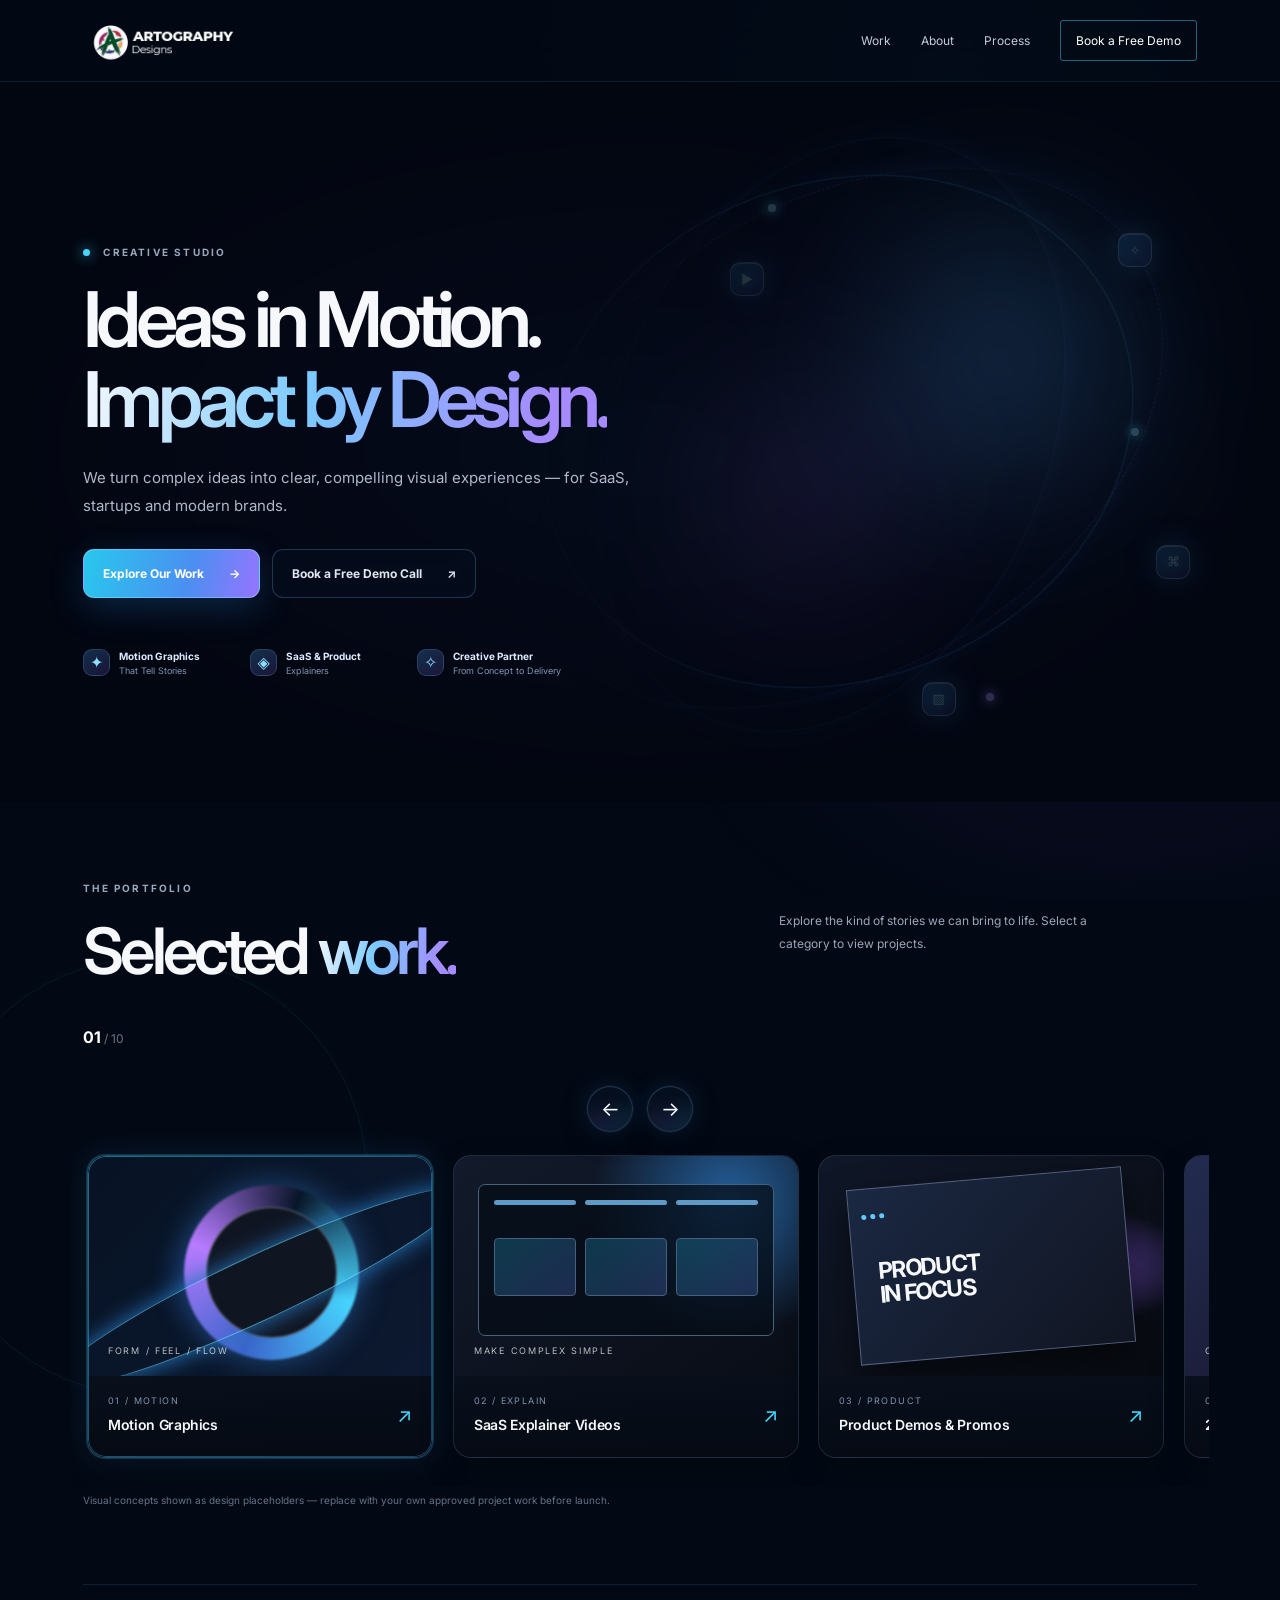
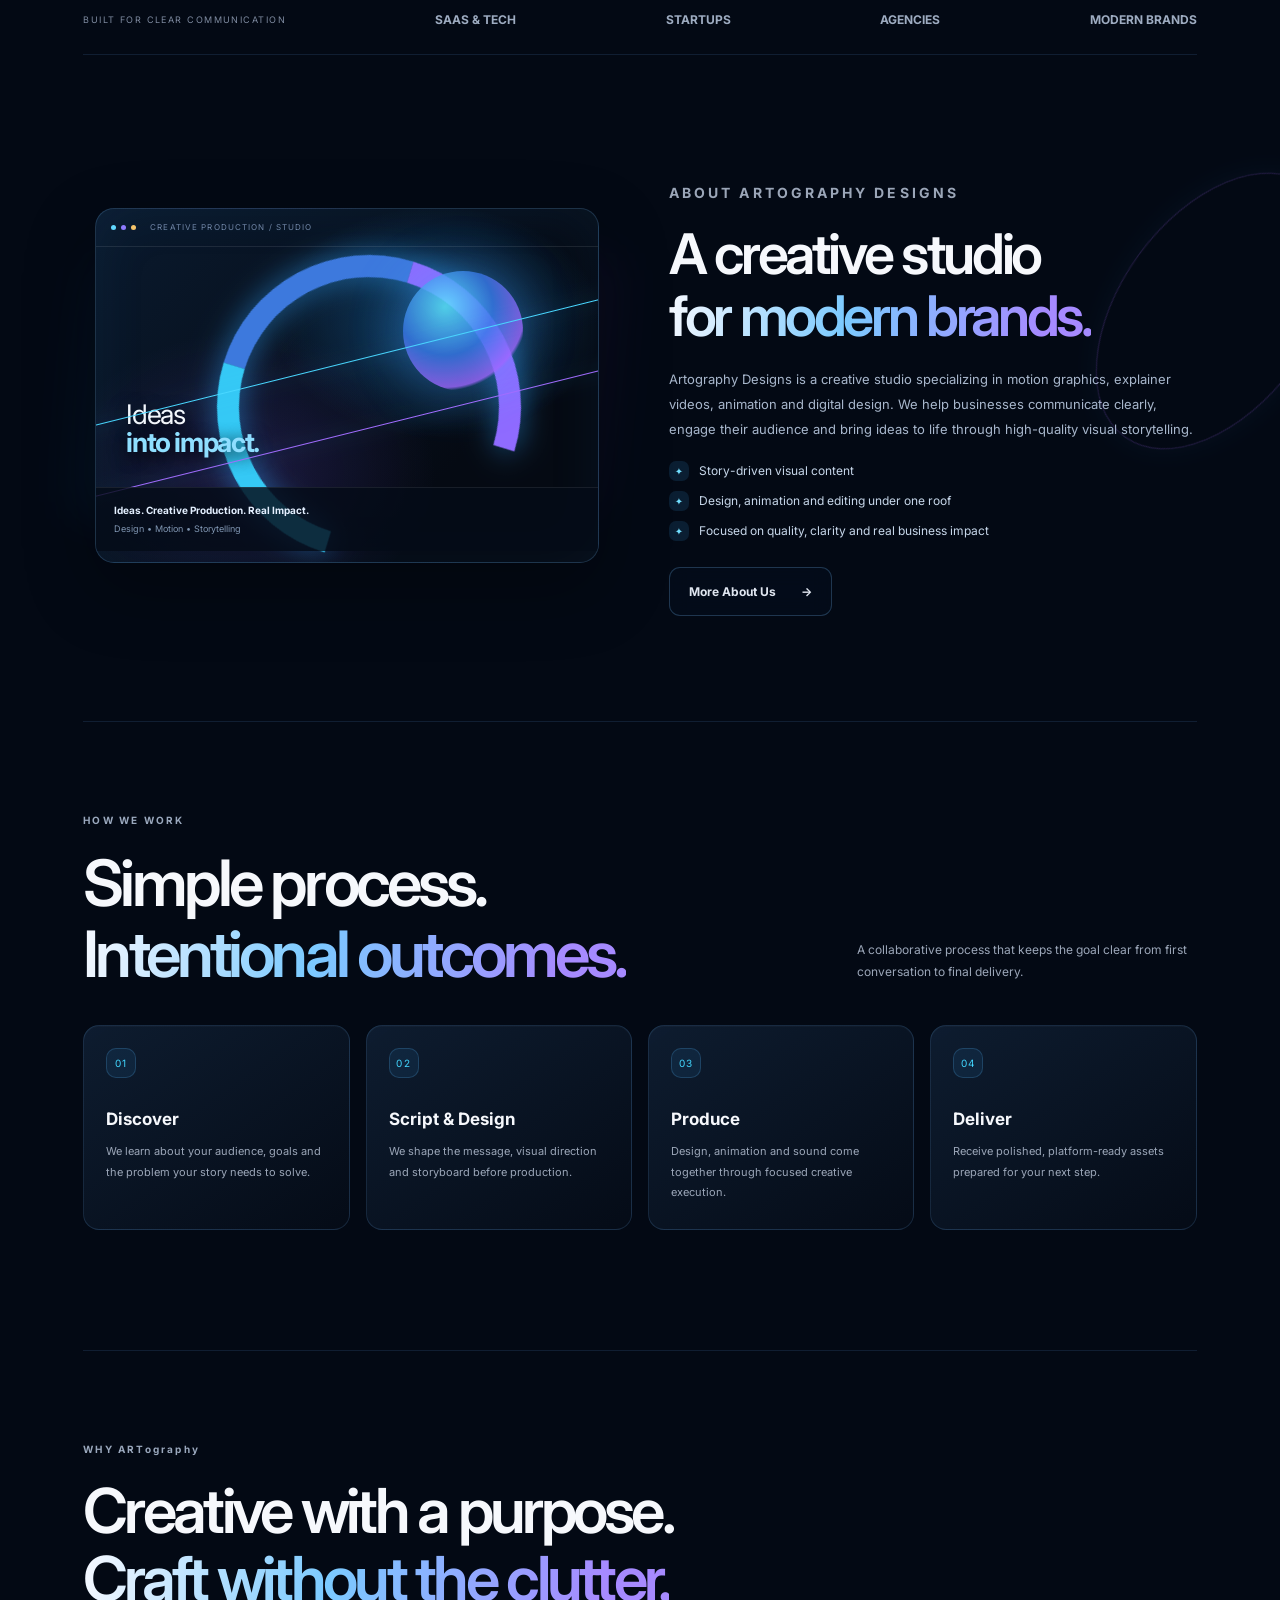
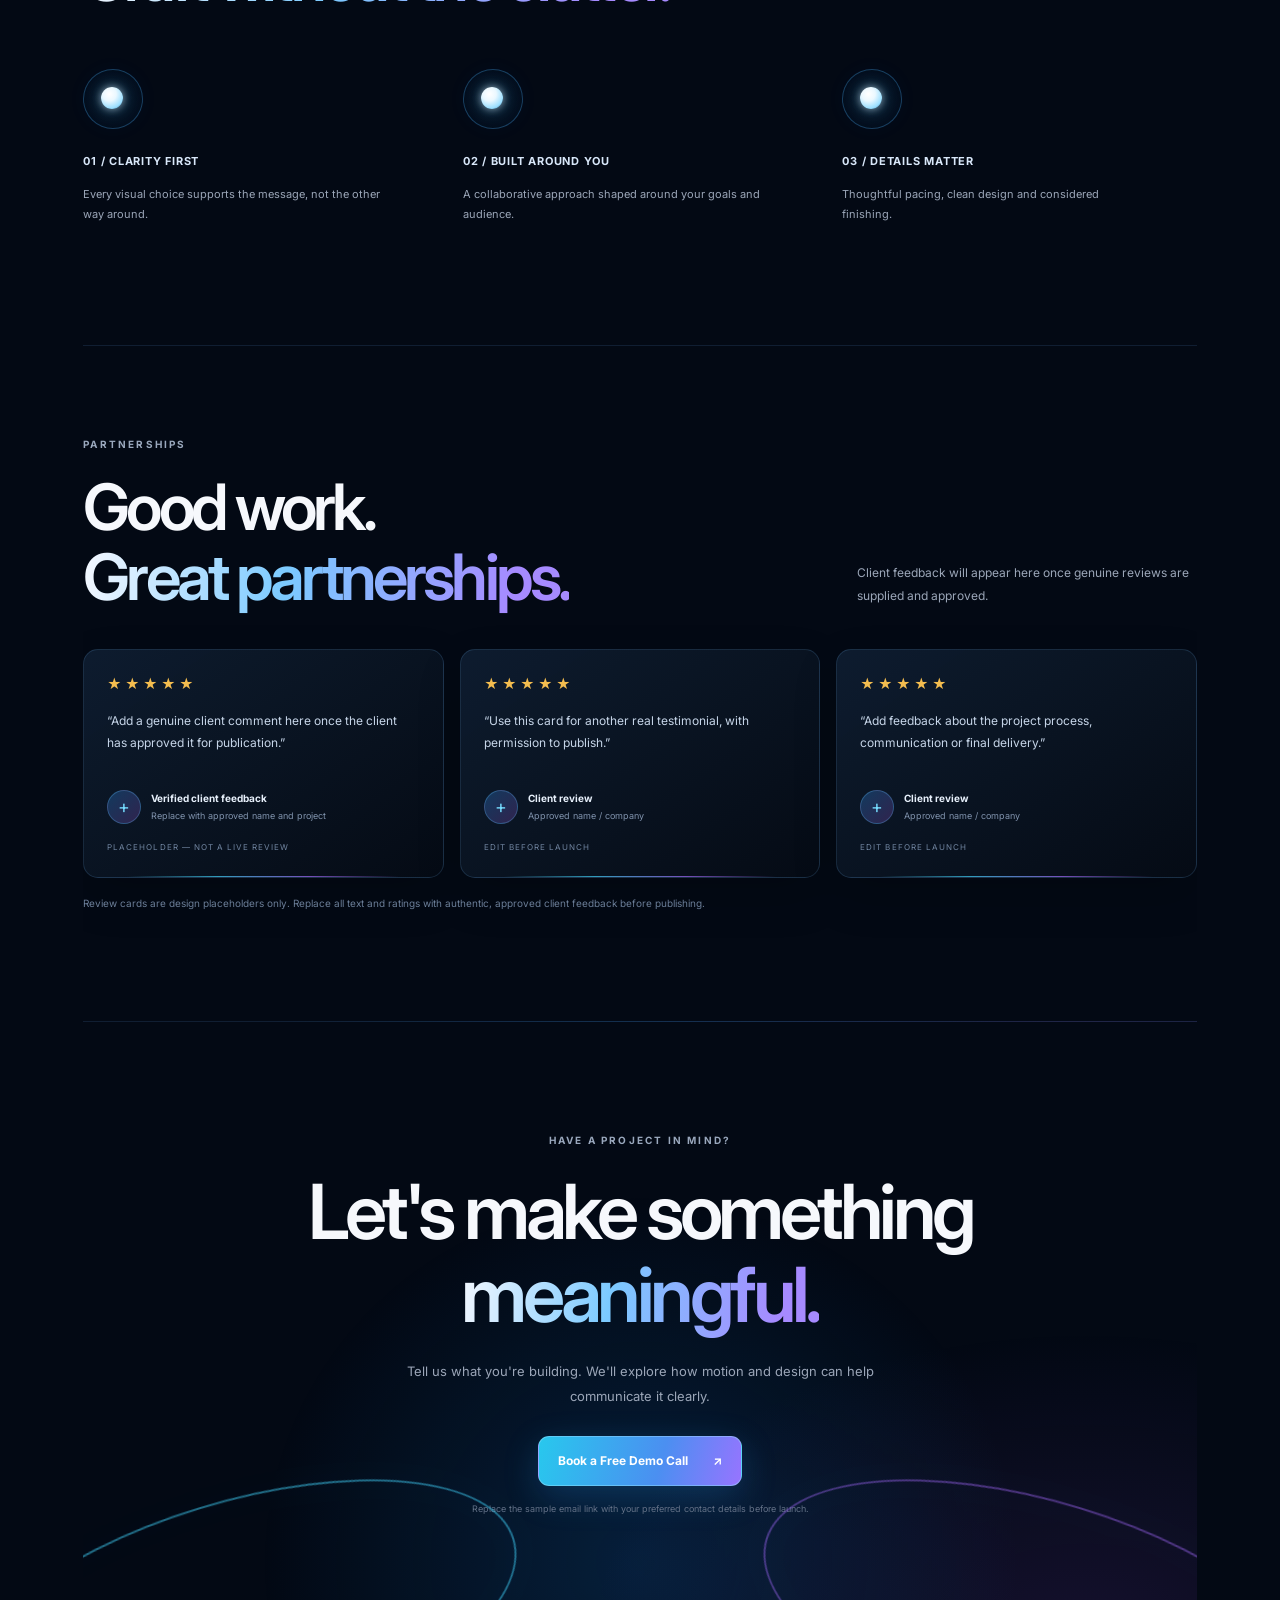
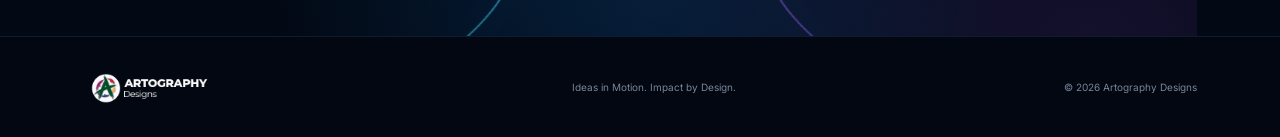
<file: index.html>
<!doctype html>
<html lang="en">
<head>
  <meta charset="utf-8">
  <meta name="viewport" content="width=device-width, initial-scale=1">
  <meta name="theme-color" content="#090b10">
  <meta name="description" content="Artography Designs creates motion graphics, SaaS explainers, product videos and digital experiences. Ideas in Motion. Impact by Design.">
  <title>Artography Designs — Ideas in Motion. Impact by Design.</title>
  <link rel="preconnect" href="https://fonts.googleapis.com">
  <link rel="preconnect" href="https://fonts.gstatic.com" crossorigin>
  <link href="https://fonts.googleapis.com/css2?family=Inter:wght@400;500;600;700;800&display=swap" rel="stylesheet">
  <link rel="stylesheet" href="styles.css">
  <script src="script.js" defer></script>
</head>
<body>
  <header class="site-header">
    <a class="wordmark" href="index.html" aria-label="Artography Designs home">
      <img class="brand-logo" src="./artography-logo-transparent.png" alt="Artography Designs logo">
    </a>
    <button class="menu-toggle" aria-label="Toggle navigation" aria-expanded="false">☰</button>
    <nav class="nav-links" aria-label="Main navigation">
      <a href="#work">Work</a><a href="#about">About</a><a href="#process">Process</a>
      <a class="nav-cta" href="#contact">Book a Free Demo</a>
    </nav>
  </header>

  <main>
    <section class="hero section-shell">
      <div class="hero-glow glow-one"></div><div class="hero-glow glow-two"></div>
      <div class="hero-copy-block">
        <p class="eyebrow"><span class="eyebrow-dot"></span> CREATIVE STUDIO</p>
        <h1>Ideas in Motion.<br><span>Impact by Design.</span></h1>
        <p class="hero-copy">We turn complex ideas into clear, compelling visual experiences — for SaaS, startups and modern brands.</p>
        <div class="hero-actions">
          <a class="button button-primary" href="#work">Explore Our Work <span>→</span></a>
          <a class="button button-quiet" href="#contact">Book a Free Demo Call <span>↗</span></a>
        </div>
        <div class="hero-proof">
          <span><i>✦</i><b>Motion Graphics</b><small>That Tell Stories</small></span>
          <span><i>◈</i><b>SaaS &amp; Product</b><small>Explainers</small></span>
          <span><i>✧</i><b>Creative Partner</b><small>From Concept to Delivery</small></span>
        </div>
      </div>
      <div class="hero-art planet-hero-art" aria-hidden="true">
        <div class="planet-visual-wrap">
          <img class="planet-hero-image" src="orbital-planet-hero.png" alt="" />
          <span class="planet-image-vignette"></span>
          <span class="planet-orbit-overlay orbit-a"></span>
          <span class="planet-orbit-overlay orbit-b"></span>
          <span class="planet-orbit-overlay orbit-c"></span>
          <span class="planet-route-node node-a"><i>▶</i></span>
          <span class="planet-route-node node-b"><i>✧</i></span>
          <span class="planet-route-node node-c"><i>▧</i></span>
          <span class="planet-route-node node-d"><i>⌘</i></span>
          <span class="planet-route-dot dot-a"></span><span class="planet-route-dot dot-b"></span><span class="planet-route-dot dot-c"></span>
        </div>
      </div>
    </section>

    <section class="work-section section-shell" id="work">
      <div class="section-heading work-heading">
        <div><p class="eyebrow">THE PORTFOLIO</p><h2>Selected <span>work.</span></h2></div>
        <p class="section-note">Explore the kind of stories we can bring to life. Select a category to view projects.</p>
       <!-- Slider arrows moved to their own row below the heading -->
      </div>
      <div class="slider-controls">
        <span class="slider-count"><strong id="active-count">01</strong> <span>/ 10</span></span>
      </div>
      
<div class="carousel-nav-centered" aria-label="Portfolio carousel controls">
  <button class="slider-arrow" id="slide-prev" aria-label="Previous categories">←</button>
  <button class="slider-arrow" id="slide-next" aria-label="Next categories">→</button>
</div>
<div class="portfolio-viewport" id="portfolio-viewport" tabindex="0" aria-label="Portfolio categories carousel">
        <div class="portfolio-track" id="portfolio-track">
          <a class="portfolio-card active" href="category.html?category=motion-graphics" data-category="motion-graphics"><div class="card-art art-motion"><span class="art-orb"></span><span class="art-line"></span><span class="art-caption">FORM / FEEL / FLOW</span></div><div class="portfolio-card-meta"><div><p>01 / MOTION</p><h3>Motion Graphics</h3></div><span class="card-arrow">↗</span></div></a>
          <a class="portfolio-card" href="category.html?category=saas-explainer-videos" data-category="saas-explainer-videos"><div class="card-art art-saas"><div class="mini-ui"><i></i><i></i><i></i><b></b><b></b><b></b></div><span class="art-caption">MAKE COMPLEX SIMPLE</span></div><div class="portfolio-card-meta"><div><p>02 / EXPLAIN</p><h3>SaaS Explainer Videos</h3></div><span class="card-arrow">↗</span></div></a>
          <a class="portfolio-card" href="category.html?category=product-demos" data-category="product-demos"><div class="card-art art-product"><div class="product-window"><span></span><span></span><span></span><b>PRODUCT<br>IN FOCUS</b></div></div><div class="portfolio-card-meta"><div><p>03 / PRODUCT</p><h3>Product Demos &amp; Promos</h3></div><span class="card-arrow">↗</span></div></a>
          <a class="portfolio-card" href="category.html?category=2d-animation" data-category="2d-animation"><div class="card-art art-2d"><span class="shape shape-a"></span><span class="shape shape-b"></span><span class="shape shape-c"></span><span class="art-caption">CHARACTER / STORY</span></div><div class="portfolio-card-meta"><div><p>04 / ANIMATION</p><h3>2D Animation</h3></div><span class="card-arrow">↗</span></div></a>
          <a class="portfolio-card" href="category.html?category=video-editing-reels" data-category="video-editing-reels"><div class="card-art art-reels"><span class="reel-frame">PLAY<br><b>THE<br>MOMENT</b></span></div><div class="portfolio-card-meta"><div><p>05 / EDIT</p><h3>Video Editing &amp; Reels</h3></div><span class="card-arrow">↗</span></div></a>
          <a class="portfolio-card" href="category.html?category=infographic-animation" data-category="infographic-animation"><div class="card-art art-info"><div class="chart-bars"><i></i><i></i><i></i><i></i><i></i></div><span class="art-caption">DATA, WITH DIRECTION</span></div><div class="portfolio-card-meta"><div><p>06 / EXPLAIN</p><h3>Infographic Animation</h3></div><span class="card-arrow">↗</span></div></a>
          <a class="portfolio-card" href="category.html?category=website-visuals" data-category="website-visuals"><div class="card-art art-web"><div class="web-window"><b>BUILD A<br>BETTER<br>FIRST IMPRESSION.</b><span></span></div></div><div class="portfolio-card-meta"><div><p>07 / DIGITAL</p><h3>Website Visuals</h3></div><span class="card-arrow">↗</span></div></a>
          <a class="portfolio-card" href="category.html?category=social-media-marketing" data-category="social-media-marketing"><div class="card-art art-social"><span class="social-tile">S</span><span class="social-tile">M</span><span class="social-tile">↗</span></div><div class="portfolio-card-meta"><div><p>08 / GROWTH</p><h3>Social Media &amp; Marketing</h3></div><span class="card-arrow">↗</span></div></a>
          <a class="portfolio-card" href="category.html?category=website-design-development" data-category="website-design-development"><div class="card-art art-dev"><div class="browser-lines"><i></i><i></i><i></i><b></b><b></b><b></b></div><span class="art-caption">DESIGNED TO MOVE YOU</span></div><div class="portfolio-card-meta"><div><p>09 / WEB</p><h3>Website Design &amp; Development</h3></div><span class="card-arrow">↗</span></div></a>
          <a class="portfolio-card" href="category.html?category=business-presentations" data-category="business-presentations"><div class="card-art art-pitch"><div class="slide-sheet"><span>01</span><b>THE NEXT<br>BIG IDEA.</b></div></div><div class="portfolio-card-meta"><div><p>10 / PRESENT</p><h3>Business Presentation Videos</h3></div><span class="card-arrow">↗</span></div></a>
        </div>
      </div>
      <p class="placeholder-note">Visual concepts shown as design placeholders — replace with your own approved project work before launch.</p>
    </section>

    <section class="credibility-strip section-shell" aria-label="Studio capabilities">
      <span>BUILT FOR CLEAR COMMUNICATION</span><b>SAAS &amp; TECH</b><b>STARTUPS</b><b>AGENCIES</b><b>MODERN BRANDS</b>
    </section>

    <section class="about-section section-shell" id="about">
      <div class="about-visual">
        <div class="about-screen">
          <div class="screen-top"><i></i><i></i><i></i><span>CREATIVE PRODUCTION / STUDIO</span></div>
          <div class="screen-composition"><div class="screen-orb"></div><div class="screen-line"></div><span>Ideas<br><b>into impact.</b></span></div>
          <div class="screen-caption"><b>Ideas. Creative Production. Real Impact.</b><small>Design • Motion • Storytelling</small></div>
        </div>
        <div class="about-visual-glow"></div>
      </div>
      <div class="about-content"><p class="eyebrow">ABOUT ARTOGRAPHY DESIGNS</p><h2>A creative studio<br><span>for modern brands.</span></h2><p>Artography Designs is a creative studio specializing in motion graphics, explainer videos, animation and digital design. We help businesses communicate clearly, engage their audience and bring ideas to life through high-quality visual storytelling.</p><ul class="about-points"><li>Story-driven visual content</li><li>Design, animation and editing under one roof</li><li>Focused on quality, clarity and real business impact</li></ul><a class="button button-quiet" href="#contact">More About Us <span>→</span></a></div>
    </section>

    <section class="process-section section-shell" id="process">
      <div class="section-heading"><div><p class="eyebrow">HOW WE WORK</p><h2>Simple process.<br><span>Intentional outcomes.</span></h2></div><p class="section-note">A collaborative process that keeps the goal clear from first conversation to final delivery.</p></div>
      <div class="process-grid">
        <article class="process-card"><span>01</span><h3>Discover</h3><p>We learn about your audience, goals and the problem your story needs to solve.</p></article>
        <article class="process-card"><span>02</span><h3>Script &amp; Design</h3><p>We shape the message, visual direction and storyboard before production.</p></article>
        <article class="process-card"><span>03</span><h3>Produce</h3><p>Design, animation and sound come together through focused creative execution.</p></article>
        <article class="process-card"><span>04</span><h3>Deliver</h3><p>Receive polished, platform-ready assets prepared for your next step.</p></article>
      </div>
    </section>

    <section class="why-section section-shell">
      <p class="eyebrow">WHY ARTography</p><h2>Creative with a purpose.<br><span>Craft without the clutter.</span></h2>
      <div class="why-grid"><div><b>01 / CLARITY FIRST</b><p>Every visual choice supports the message, not the other way around.</p></div><div><b>02 / BUILT AROUND YOU</b><p>A collaborative approach shaped around your goals and audience.</p></div><div><b>03 / DETAILS MATTER</b><p>Thoughtful pacing, clean design and considered finishing.</p></div></div>
    </section>

    <section class="testimonials-section section-shell" id="reviews">
      <div class="section-heading"><div><p class="eyebrow">PARTNERSHIPS</p><h2>Good work.<br><span>Great partnerships.</span></h2></div><p class="section-note">Client feedback will appear here once genuine reviews are supplied and approved.</p></div>
      <div class="review-track" aria-label="Client review cards">
        <article class="review-card review-card-featured"><div class="review-stars" aria-label="Rating placeholder">★★★★★</div><p>“Add a genuine client comment here once the client has approved it for publication.”</p><div class="review-person"><span class="review-avatar">+</span><div><b>Verified client feedback</b><small>Replace with approved name and project</small></div></div><span class="review-edit-label">PLACEHOLDER — NOT A LIVE REVIEW</span></article>
        <article class="review-card"><div class="review-stars">★★★★★</div><p>“Use this card for another real testimonial, with permission to publish.”</p><div class="review-person"><span class="review-avatar">+</span><div><b>Client review</b><small>Approved name / company</small></div></div><span class="review-edit-label">EDIT BEFORE LAUNCH</span></article>
        <article class="review-card"><div class="review-stars">★★★★★</div><p>“Add feedback about the project process, communication or final delivery.”</p><div class="review-person"><span class="review-avatar">+</span><div><b>Client review</b><small>Approved name / company</small></div></div><span class="review-edit-label">EDIT BEFORE LAUNCH</span></article>
      </div>
      <p class="reviews-note">Review cards are design placeholders only. Replace all text and ratings with authentic, approved client feedback before publishing.</p>
    </section>

    <section class="contact-section section-shell" id="contact">
      <p class="eyebrow">HAVE A PROJECT IN MIND?</p><h2>Let's make something<br><span>meaningful.</span></h2><p>Tell us what you're building. We'll explore how motion and design can help communicate it clearly.</p>
      <a class="button button-primary" href="mailto:hello@artographydesigns.com?subject=Free%20Demo%20Call%20Inquiry">Book a Free Demo Call <span>↗</span></a>
      <small class="contact-note">Replace the sample email link with your preferred contact details before launch.</small>
    </section>
  </main>

  <footer class="site-footer"><a class="wordmark" href="index.html"><img class="brand-logo" src="./artography-logo-transparent.png" alt="Artography Designs logo"></a><p>Ideas in Motion. Impact by Design.</p><span>© <span id="year"></span> Artography Designs</span></footer>
</body>
</html>
</file>
<file: styles.css>
:root{--bg:#090b10;--panel:#10141d;--panel2:#141a25;--text:#f6f8fc;--muted:#9ba6b8;--blue:#3883c4;--cyan:#42d7ff;--violet:#a56bff;--line:rgba(255,255,255,.11);--gold:#f4c96b}*{box-sizing:border-box}html{scroll-behavior:smooth;scroll-padding-top:88px}body{margin:0;background:var(--bg);color:var(--text);font-family:Inter,system-ui,sans-serif;line-height:1.6;overflow-x:hidden;position:relative}body:before{content:'';position:fixed;inset:0;z-index:-2;pointer-events:none;background:linear-gradient(180deg,rgba(3,8,20,.62),rgba(3,8,20,.86)),url('galaxy-nebula-background.png') center 22%/cover no-repeat;opacity:.72}a{color:inherit;text-decoration:none}button{font:inherit}.site-header{height:82px;padding:0 6.5%;display:flex;align-items:center;justify-content:space-between;border-bottom:1px solid rgba(255,255,255,.07);position:sticky;top:0;z-index:20;background:rgba(9,11,16,.88);backdrop-filter:blur(18px)}.wordmark{display:flex;align-items:center;gap:11px;font-size:11px;letter-spacing:.16em;font-weight:800}.wordmark-mark{font-size:34px;letter-spacing:-.1em;line-height:1;font-weight:800}.wordmark-mark span,.about-symbol span{color:var(--cyan)}.wordmark small{display:block;color:#9ba6b8;font-size:9px;letter-spacing:.31em;margin-top:2px}.nav-links{display:flex;align-items:center;gap:30px;color:#c4ccda;font-size:12px}.nav-links a:hover,.text-link:hover{color:var(--cyan)}.nav-cta{border:1px solid rgba(66,215,255,.45);padding:10px 15px;border-radius:3px;color:white}.menu-toggle{display:none;background:none;border:0;color:white;font-size:22px}.section-shell{width:min(1240px,87%);margin-inline:auto}.hero{min-height:680px;display:flex;flex-direction:column;justify-content:center;position:relative;padding-top:80px;padding-bottom:64px;isolation:isolate;overflow:hidden}.hero:after{content:'';position:absolute;z-index:-1;width:52vw;height:52vw;max-width:680px;max-height:680px;min-width:330px;min-height:330px;right:-8%;top:3%;border-radius:48% 52% 60% 40%;border:1px solid rgba(66,215,255,.13);transform:rotate(-25deg);box-shadow:inset 0 0 70px rgba(56,131,196,.05),0 0 65px rgba(56,131,196,.04);animation:float-ring 18s ease-in-out infinite}.hero:before{content:'';position:absolute;z-index:-1;right:-10%;top:18%;width:62%;height:45%;border-top:1px solid transparent;border-bottom:1px solid transparent;border-image:linear-gradient(90deg,transparent,rgba(66,215,255,.1),rgba(165,107,255,.24),transparent) 1;transform:rotate(-18deg);filter:drop-shadow(0 0 7px rgba(66,215,255,.2));animation:line-drift 12s ease-in-out infinite}.hero-glow{position:absolute;z-index:-1;pointer-events:none;filter:blur(70px);opacity:.36;border-radius:50%}.glow-one{width:380px;height:380px;right:7%;top:12%;background:radial-gradient(circle,var(--blue),transparent 68%)}.glow-two{width:300px;height:300px;right:25%;top:36%;background:radial-gradient(circle,var(--violet),transparent 68%);opacity:.16}.hero:focus-within:after{border-color:rgba(66,215,255,.25)}@keyframes float-ring{0%,100%{transform:rotate(-25deg) translate3d(0,0,0)}50%{transform:rotate(-17deg) translate3d(-14px,12px,0)}}@keyframes line-drift{0%,100%{transform:rotate(-18deg) translateY(0)}50%{transform:rotate(-14deg) translateY(16px)}}.eyebrow{font-size:10px;letter-spacing:.22em;color:#9aa8bd;font-weight:700;margin:0 0 20px}.eyebrow-dot{display:inline-block;width:7px;height:7px;background:var(--cyan);border-radius:50%;margin-right:9px;box-shadow:0 0 14px var(--cyan)}h1,h2,h3,p{margin-top:0}.hero h1{font-size:clamp(48px,7.4vw,96px);line-height:1.04;letter-spacing:-.075em;font-weight:600;margin:0;max-width:920px}.hero h1 span,.section-heading h2 span,.about-content h2 span,.why-section h2 span,.contact-section h2 span,.category-title span{background:linear-gradient(100deg,#f7f9ff 0%,#7bcaff 42%,#a68aff 88%);color:transparent;background-clip:text}.hero-copy{max-width:610px;color:#aeb8c8;font-size:15px;line-height:1.9;margin:28px 0 30px}.hero-actions{display:flex;gap:12px;flex-wrap:wrap}.button{display:inline-flex;align-items:center;justify-content:center;gap:25px;padding:14px 19px;font-size:12px;font-weight:700;transition:transform .2s,border-color .2s,background .2s;border-radius:3px}.button:hover{transform:translateY(-2px)}.button-primary{background:var(--blue);border:1px solid var(--blue);color:white;box-shadow:0 8px 32px rgba(56,131,196,.18)}.button-primary:hover{background:#4797d7}.button-quiet{border:1px solid var(--line);color:#e0e6f0}.hero-foot{display:flex;justify-content:space-between;max-width:540px;margin-top:84px;color:#687588;font-size:9px;letter-spacing:.18em}.work-section{padding-top:110px;padding-bottom:76px;position:relative}.work-section:before{content:'';position:absolute;left:-12vw;top:20%;width:34vw;height:34vw;border-radius:50%;border:1px solid rgba(66,215,255,.08);box-shadow:0 0 35px rgba(56,131,196,.04);pointer-events:none;z-index:-1}.section-heading{display:flex;align-items:end;justify-content:space-between;gap:40px;margin-bottom:36px}.section-heading h2,.about-content h2,.why-section h2,.contact-section h2{font-size:clamp(38px,5vw,64px);line-height:1.1;letter-spacing:-.065em;font-weight:600;margin:0}.section-note{max-width:340px;color:var(--muted);font-size:12px;line-height:1.9;margin:0 0 5px}.slider-controls{display:flex;justify-content:space-between;align-items:center;margin-bottom:15px}.slider-count{font-size:12px;color:#687588}.slider-count strong{color:white;font-size:16px}.slider-buttons{display:flex;gap:8px}.slider-arrow{width:42px;height:42px;background:transparent;border:1px solid var(--line);color:white;border-radius:50%;cursor:pointer;transition:.2s}.slider-arrow:hover{border-color:var(--cyan);color:var(--cyan)}.portfolio-viewport{overflow-x:auto;scrollbar-width:none;overscroll-behavior-x:contain;cursor:grab;outline:none;padding:7px 3px 18px}.portfolio-viewport::-webkit-scrollbar{display:none}.portfolio-track{display:flex;gap:18px;width:max-content}.portfolio-card{width:clamp(260px,28vw,355px);border:1px solid rgba(255,255,255,.1);background:#0e1118;position:relative;transition:transform .3s,border-color .3s,opacity .3s;flex-shrink:0;overflow:hidden}.portfolio-card:hover{transform:translateY(-5px);border-color:rgba(66,215,255,.5)}.portfolio-card.active{border-color:transparent}.portfolio-card.active:before{content:"";position:absolute;inset:0;border-radius:0;padding:1px;background:linear-gradient(140deg,var(--cyan),var(--blue),var(--violet),var(--cyan));background-size:260% 260%;animation:border-flow 5s linear infinite;-webkit-mask:linear-gradient(#fff 0 0) content-box,linear-gradient(#fff 0 0);-webkit-mask-composite:xor;mask-composite:exclude;pointer-events:none;z-index:2}@keyframes border-flow{0%{background-position:0% 0%}100%{background-position:260% 260%}}.card-art{height:240px;position:relative;overflow:hidden;background:#111827;isolation:isolate}.card-art:before,.card-art:after{content:"";position:absolute;inset:0;pointer-events:none}.art-caption{position:absolute;left:20px;bottom:18px;font-size:9px;letter-spacing:.19em;color:rgba(255,255,255,.72)}.art-motion{background:radial-gradient(ellipse at 70% 35%,#425dca 0,transparent 36%),radial-gradient(ellipse at 30% 65%,#1c8cb0 0,transparent 36%),linear-gradient(135deg,#111a2b,#070a12)}.art-orb{position:absolute;width:175px;height:175px;left:28%;top:13%;border-radius:50%;background:conic-gradient(from 20deg,transparent,#48d7ff,#3b65cb,#b77bff,transparent);filter:blur(1px);animation:slow-spin 15s linear infinite}.art-orb:after{content:"";position:absolute;inset:22px;border-radius:50%;background:#101522;border:1px solid rgba(255,255,255,.35)}.art-line{position:absolute;width:130%;height:65px;border:1px solid rgba(99,224,255,.6);border-radius:50%;transform:rotate(-25deg);left:-15%;top:45%;box-shadow:0 0 22px #2674bb}.art-saas{background:radial-gradient(circle at 80% 20%,#245f9a,transparent 42%),linear-gradient(145deg,#121a2b,#090d16)}.mini-ui,.browser-lines{position:absolute;inset:28px 24px 40px;border:1px solid #45617c;border-radius:7px;background:rgba(5,12,23,.75);padding:15px;display:grid;grid-template-columns:repeat(3,1fr);gap:9px}.mini-ui i{height:5px;background:#5f9ac7;border-radius:4px}.mini-ui b{height:58px;background:linear-gradient(145deg,#1b8fae55,#4d65bb55);border:1px solid #45617c;border-radius:4px}.art-product{background:radial-gradient(ellipse at 70% 50%,#714cc0 0,transparent 40%),linear-gradient(145deg,#101728,#080b12)}.product-window{position:absolute;inset:22px 34px;background:linear-gradient(135deg,#1a2842,#111522);border:1px solid #536080;box-shadow:0 15px 35px #0008;transform:rotate(-5deg);padding:12px}.product-window span{display:inline-block;width:5px;height:5px;border-radius:50%;background:#64c9ff;margin-right:4px}.product-window b{display:block;font-size:23px;line-height:1.08;letter-spacing:-.06em;margin:32px 0 0 12px}.art-2d{background:linear-gradient(145deg,#222c50,#171126)}.shape{position:absolute;display:block;border:1px solid rgba(255,255,255,.55)}.shape-a{width:105px;height:105px;border-radius:35% 65% 55% 45%;background:linear-gradient(145deg,#55d4e8,#6c68ce);left:17%;top:18%;transform:rotate(-24deg)}.shape-b{width:83px;height:83px;border-radius:50%;background:linear-gradient(145deg,#ffbd82,#e66e9b);right:17%;top:26%}.shape-c{width:120px;height:60px;border-radius:50%;border-color:#8be8ff;left:37%;bottom:14%;transform:rotate(20deg)}.art-reels{background:radial-gradient(circle at 50% 45%,#ed6e9d 0,transparent 35%),linear-gradient(145deg,#291a38,#0d1020)}.reel-frame{position:absolute;inset:15px 70px;border:1px solid #ffffff66;border-radius:18px;display:flex;align-items:center;justify-content:center;text-align:center;flex-direction:column;font-size:10px;letter-spacing:.3em;background:linear-gradient(160deg,#ffffff08,#ffffff02);transform:rotate(4deg)}.reel-frame b{font-size:28px;line-height:1;letter-spacing:-.07em;margin-top:12px}.art-info{background:linear-gradient(135deg,#102c3d,#111426)}.chart-bars{position:absolute;left:18%;right:18%;bottom:32px;height:140px;display:flex;align-items:end;gap:10px}.chart-bars i{flex:1;background:linear-gradient(#52d7f4,#367ac5);border-radius:4px 4px 0 0;box-shadow:0 0 18px #38a9de44}.chart-bars i:nth-child(1){height:30%}.chart-bars i:nth-child(2){height:55%}.chart-bars i:nth-child(3){height:45%}.chart-bars i:nth-child(4){height:76%}.chart-bars i:nth-child(5){height:100%}.art-web{background:radial-gradient(circle at 75% 25%,#6745a8,transparent 36%),linear-gradient(145deg,#111c32,#080a11)}.web-window{position:absolute;inset:22px 22px 30px;border:1px solid #7c80a5;background:#0b1220;padding:20px}.web-window b{font-size:21px;line-height:1.05;letter-spacing:-.06em}.web-window span{display:block;width:50px;height:4px;background:var(--cyan);margin-top:18px}.art-social{background:linear-gradient(135deg,#162c4b,#281534)}.social-tile{position:absolute;width:88px;height:112px;display:grid;place-items:center;font-size:36px;font-weight:800;border:1px solid #ffffff55;background:linear-gradient(145deg,#50c9e555,#9e65e855);box-shadow:0 12px 28px #0005;transform:rotate(-10deg);left:14%;top:25%}.social-tile:nth-child(2){left:38%;top:16%;transform:rotate(8deg);background:linear-gradient(145deg,#ed8eab77,#8d62c877)}.social-tile:nth-child(3){left:62%;top:28%;transform:rotate(14deg);background:linear-gradient(145deg,#3d9de877,#5463c977)}.art-dev{background:radial-gradient(circle at 50% 40%,#174d71,transparent 44%),linear-gradient(135deg,#101827,#090b12)}.browser-lines{inset:26px 24px 35px;grid-template-rows:8px 1fr 1fr}.browser-lines i{height:5px;background:#80c8e8;border-radius:4px}.browser-lines b{background:linear-gradient(130deg,#1a7db0aa,#9a6ce0aa);border-radius:3px}.art-pitch{background:radial-gradient(circle at 25% 35%,#3d76bd,transparent 40%),linear-gradient(145deg,#111b2e,#0b0d14)}.slide-sheet{position:absolute;inset:25px 48px 28px;background:linear-gradient(140deg,#f1f5ff,#c5d8ef);color:#111827;padding:18px;transform:rotate(4deg);box-shadow:0 18px 28px #0008}.slide-sheet span{font-size:9px;color:#45617c}.slide-sheet b{display:block;font-size:25px;line-height:1;letter-spacing:-.06em;margin-top:38px}.portfolio-card-meta{display:flex;justify-content:space-between;align-items:center;padding:18px 18px 20px;gap:10px}.portfolio-card-meta p{font-size:9px;letter-spacing:.15em;color:#8292a9;margin:0 0 6px}.portfolio-card-meta h3{font-size:15px;letter-spacing:-.03em;margin:0;font-weight:600}.card-arrow{font-size:20px;color:var(--cyan)}.placeholder-note{font-size:10px;color:#657287;margin:14px 0 0}.credibility-strip{display:flex;align-items:center;justify-content:space-between;gap:22px;padding:28px 0;border-top:1px solid var(--line);border-bottom:1px solid var(--line);flex-wrap:wrap}.credibility-strip span{font-size:9px;color:#7f8ba0;letter-spacing:.16em}.credibility-strip b{font-size:10px;color:#c5cedb;letter-spacing:.08em}.about-section{display:grid;grid-template-columns:.75fr 1.25fr;gap:70px;padding-top:130px;padding-bottom:130px;position:relative}.about-section:after{content:'';position:absolute;right:-9vw;top:15%;width:190px;height:310px;border:1px solid rgba(165,107,255,.2);border-radius:50%;transform:rotate(36deg);pointer-events:none;box-shadow:0 0 28px rgba(56,131,196,.06)}.about-kicker{display:flex;justify-content:space-between;align-items:start}.about-symbol{font-size:58px;line-height:1;font-weight:800;letter-spacing:-.12em;color:#31415a}.about-content h2{font-size:clamp(36px,4.5vw,56px)}.about-content>p{color:var(--muted);max-width:600px;font-size:14px;line-height:1.9;margin:25px 0}.text-link{font-size:12px;font-weight:700;border-bottom:1px solid #3d617e;padding-bottom:8px}.text-link span{margin-left:20px;color:var(--cyan)}.process-section{padding:90px 0 120px;border-top:1px solid var(--line)}.process-grid{display:grid;grid-template-columns:repeat(4,1fr);gap:12px}.process-card{min-height:210px;padding:22px;border:1px solid var(--line);background:linear-gradient(145deg,#11151f,#0b0d13)}.process-card>span{font-size:10px;color:var(--cyan);letter-spacing:.12em}.process-card h3{font-size:17px;margin:35px 0 8px}.process-card p,.why-grid p{font-size:11px;line-height:1.85;color:var(--muted);margin:0}.why-section{padding:90px 0 115px;border-top:1px solid var(--line)}.why-section h2{font-size:clamp(38px,5vw,62px)}.why-grid{display:grid;grid-template-columns:repeat(3,1fr);gap:35px;margin-top:55px}.why-grid b{font-size:10px;letter-spacing:.13em;color:#c5d5e9}.why-grid p{margin-top:12px;max-width:300px}.testimonials-section{padding:90px 0 110px;border-top:1px solid var(--line)}.testimonial-placeholder{display:flex;align-items:center;gap:24px;padding:30px;border:1px solid var(--line);background:linear-gradient(110deg,#111723,#0d1018);position:relative;box-shadow:0 18px 60px rgba(0,0,0,.12)}.testimonial-placeholder:after{content:'';position:absolute;left:10%;right:10%;bottom:-1px;height:1px;background:linear-gradient(90deg,transparent,var(--cyan),var(--violet),transparent);opacity:.65}.quote-mark{font-size:70px;line-height:.7;color:var(--cyan);font-family:Georgia,serif}.testimonial-placeholder h3{font-size:18px;margin-bottom:8px}.testimonial-placeholder p{font-size:12px;color:var(--muted);margin:0}.placeholder-label{margin-left:auto;white-space:nowrap;color:#657287;font-size:9px;letter-spacing:.12em}.contact-section{text-align:center;padding:110px 20px 120px;border-top:1px solid var(--line);background:radial-gradient(ellipse at 50% 90%,#15365b55,transparent 55%);position:relative;overflow:hidden}.contact-section:before,.contact-section:after{content:'';position:absolute;pointer-events:none;bottom:-105px;width:420px;height:220px;border:1px solid rgba(66,215,255,.3);border-radius:50%;filter:drop-shadow(0 0 8px rgba(66,215,255,.2));transform:rotate(-24deg)}.contact-section:before{left:-140px}.contact-section:after{right:-140px;border-color:rgba(165,107,255,.3);transform:rotate(24deg)}.contact-section .eyebrow{margin-bottom:22px}.contact-section h2{font-size:clamp(44px,6vw,76px)}.contact-section>p:not(.eyebrow){max-width:520px;margin:22px auto 28px;font-size:13px;line-height:1.9;color:var(--muted)}.contact-note{display:block;color:#647187;font-size:9px;margin-top:16px}.site-footer{padding:26px 6.5%;border-top:1px solid var(--line);display:flex;align-items:center;justify-content:space-between;gap:20px;color:#79869a;font-size:10px}.site-footer p{margin:0}.category-main{padding-top:55px;padding-bottom:100px;min-height:70vh}.back-link{display:inline-block;font-size:12px;color:#aab8cc;margin-bottom:55px}.back-link:hover{color:var(--cyan)}.category-title{font-size:clamp(44px,7vw,82px);line-height:1.05;letter-spacing:-.07em;font-weight:600;margin:0 0 18px}.category-intro{color:var(--muted);font-size:14px;max-width:640px;margin-bottom:45px}.category-grid{display:grid;grid-template-columns:repeat(3,minmax(0,1fr));gap:18px}.project-placeholder{min-height:275px;border:1px solid var(--line);background:linear-gradient(145deg,#121a29,#0c0f17);padding:24px;display:flex;flex-direction:column;justify-content:space-between;position:relative;overflow:hidden}.project-placeholder:before{content:"";position:absolute;width:240px;height:240px;right:-70px;top:-75px;border-radius:50%;background:radial-gradient(circle,#2b78ac66,transparent 70%)}.project-placeholder>*{position:relative}.project-tag{font-size:9px;letter-spacing:.16em;color:var(--cyan)}.project-placeholder h2{font-size:22px;line-height:1.15;letter-spacing:-.04em;margin:0 0 9px}.project-placeholder p{font-size:11px;line-height:1.8;color:var(--muted);max-width:330px;margin:0}.project-status{font-size:9px;letter-spacing:.12em;color:#78869c;margin-top:20px}.category-cta{margin-top:80px;padding:35px;border:1px solid var(--line);display:flex;align-items:center;justify-content:space-between;gap:20px}.category-cta h2{font-size:24px;letter-spacing:-.04em;margin:0}@keyframes slow-spin{to{transform:rotate(360deg)}}@media(max-width:850px){.site-header{padding:0 6%;height:72px}.nav-links{gap:17px}.hero{min-height:600px}.section-shell{width:88%}.section-heading{align-items:start;flex-direction:column;gap:16px}.section-note{max-width:500px}.about-section{gap:35px}.process-grid{grid-template-columns:repeat(2,1fr)}.category-grid{grid-template-columns:repeat(2,minmax(0,1fr))}.placeholder-label{display:none}}@media(max-width:600px){.menu-toggle{display:block}.nav-links{display:none;position:absolute;top:71px;left:0;right:0;padding:20px 6%;background:#0c0f16;border-bottom:1px solid var(--line);flex-direction:column;align-items:stretch;gap:17px}.nav-links.open{display:flex}.nav-cta{text-align:center}.hero{min-height:590px;padding-top:65px}.hero h1{font-size:clamp(45px,12vw,68px)}.hero-copy{font-size:13px}.hero-foot{margin-top:60px;font-size:8px;gap:20px}.work-section{padding-top:75px}.portfolio-card{width:78vw}.card-art{height:220px}.about-section{grid-template-columns:1fr;gap:20px;padding-top:90px;padding-bottom:90px}.about-kicker{align-items:center}.about-symbol{font-size:38px}.process-section,.why-section,.testimonials-section{padding:75px 0}.process-grid{gap:8px}.process-card{padding:16px;min-height:200px}.process-card h3{margin-top:28px;font-size:15px}.process-card p{font-size:10px}.why-grid{grid-template-columns:1fr;gap:25px;margin-top:38px}.testimonial-placeholder{align-items:flex-start;padding:22px;gap:14px}.testimonial-placeholder h3{font-size:16px}.quote-mark{font-size:48px}.contact-section{padding:85px 10px}.site-footer{align-items:flex-start;flex-direction:column}.credibility-strip{justify-content:flex-start}.credibility-strip span{width:100%}.category-main{padding-top:35px}.back-link{margin-bottom:40px}.category-grid{grid-template-columns:1fr}.project-placeholder{min-height:235px}.category-cta{align-items:flex-start;flex-direction:column;padding:25px}.category-cta h2{font-size:21px}}@media(prefers-reduced-motion:reduce){*,*::before,*::after{scroll-behavior:auto!important;animation-duration:.01ms!important;animation-iteration-count:1!important;transition-duration:.01ms!important}}
/* Original Artography Designs logo: preserve supplied artwork and proportions */
.brand-logo{display:block;width:clamp(170px,19vw,220px);height:auto;max-height:58px;min-height:38px;object-fit:contain;object-position:left center;opacity:1;visibility:visible}.site-header .wordmark{gap:0}.site-footer .brand-logo{width:160px;max-height:48px}@media(max-width:600px){.brand-logo{width:155px;max-height:48px}}

/* Cinematic reference-inspired visual upgrade */
:root{--bg:#030914;--panel:#091525;--panel2:#0d1a2d;--line:rgba(137,190,255,.14)}
body{background:#030914}
body:before{background:radial-gradient(ellipse at 74% 9%,rgba(14,100,174,.24),transparent 34%),radial-gradient(ellipse at 8% 52%,rgba(10,92,155,.12),transparent 28%),radial-gradient(ellipse at 88% 77%,rgba(91,44,159,.14),transparent 30%)}
.site-header{background:rgba(3,9,20,.82);border-bottom-color:rgba(111,186,255,.11)}
.hero{width:100%;max-width:none;padding:90px max(6.5%,calc((100vw - 1240px)/2)) 54px;min-height:660px;display:grid;grid-template-columns:minmax(0,1.02fr) minmax(380px,.98fr);align-items:center;gap:0}
.hero:before,.hero:after{display:none}
.hero-copy-block{position:relative;z-index:2;max-width:650px}
.hero h1{font-size:clamp(48px,6vw,82px);max-width:700px;line-height:1.04;letter-spacing:-.075em}
.hero-copy{font-size:15px;max-width:550px;margin:24px 0 28px}
.button{border-radius:11px;padding:14px 19px}
.button-primary{background:linear-gradient(105deg,#28c8ed,#4b8ff1 60%,#9774ff);border:1px solid rgba(153,224,255,.45);box-shadow:0 10px 35px rgba(38,143,228,.23)}
.button-quiet{background:rgba(6,16,32,.45);border-color:rgba(118,190,255,.24);backdrop-filter:blur(10px)}
.hero-art{position:relative;min-width:0;height:480px;isolation:isolate;transform:translateX(4%)}
.hero-art:before{content:"";position:absolute;inset:7% 2% 5%;border-radius:50%;background:radial-gradient(ellipse,rgba(24,116,212,.18),rgba(86,47,166,.09) 42%,transparent 70%);filter:blur(24px);z-index:-2}
.hero-art-halo{position:absolute;inset:11% 9% 8%;border:1px solid rgba(83,192,255,.12);border-radius:48% 52% 55% 45%;transform:rotate(-22deg);box-shadow:inset 0 0 70px rgba(39,146,241,.08),0 0 45px rgba(42,118,221,.08);animation:halo-float 11s ease-in-out infinite}
.ribbon-svg{position:absolute;inset:0;width:100%;height:100%;overflow:visible;filter:drop-shadow(0 0 13px rgba(47,157,255,.24))}
.ribbon-path{fill:none;stroke:url(#ribbonGradient);stroke-width:25;stroke-linecap:round;stroke-linejoin:round;opacity:.85}
.ribbon-path-back{stroke-width:37;opacity:.2;filter:url(#ribbonGlow)}
.ribbon-path-front{stroke-width:22;stroke-dasharray:1450;stroke-dashoffset:1450;animation:trimpath-draw 8s ease-in-out infinite;filter:drop-shadow(0 0 8px rgba(53,171,255,.6))}
.ribbon-highlight{fill:none;stroke:url(#ribbonHighlight);stroke-width:3;stroke-linecap:round;stroke-dasharray:90 400;animation:highlight-travel 7s linear infinite}
.ribbon-glow-path{fill:none;stroke:#258df5;stroke-width:45;opacity:.16;filter:url(#ribbonGlow)}
.orbit-line{fill:none;stroke:rgba(70,197,255,.35);stroke-width:1.2;stroke-dasharray:3 9;animation:orbit-dash 18s linear infinite}
.orbit-line-two{stroke:rgba(165,107,255,.3);animation-direction:reverse}
.floating-chip{position:absolute;z-index:3;padding:15px 18px;border:1px solid rgba(143,200,255,.27);border-radius:13px;background:linear-gradient(145deg,rgba(34,69,112,.8),rgba(10,20,43,.88));box-shadow:0 20px 55px rgba(0,0,0,.32),inset 0 1px rgba(255,255,255,.08);backdrop-filter:blur(14px);font-size:15px;line-height:1.3;color:#dceeff;transform:rotate(-10deg);animation:chip-float 7s ease-in-out infinite}
.floating-chip b{color:#fff}.chip-one{left:8%;top:32%}.chip-two{right:2%;top:17%;font-size:11px;transform:rotate(8deg);padding:12px 15px;color:var(--cyan);animation-delay:-2s}.chip-two span{color:#e6f3ff;margin-left:7px}
.floating-orb{position:absolute;width:25px;height:25px;border-radius:8px;background:linear-gradient(135deg,#73e6ff,#6477ff);box-shadow:0 0 30px rgba(76,171,255,.6);transform:rotate(25deg);animation:chip-float 6s ease-in-out infinite}.orb-one{top:14%;left:20%}.orb-two{right:11%;bottom:20%;width:13px;height:13px;border-radius:50%;background:linear-gradient(135deg,#e3c1ff,#5c9bff);animation-delay:-3s}
.hero-proof{display:flex;gap:22px;flex-wrap:wrap;margin-top:50px}
.hero-proof span{display:grid;grid-template-columns:28px auto;column-gap:8px;align-items:center;min-width:145px}
.hero-proof i{grid-row:span 2;width:27px;height:27px;display:grid;place-items:center;border-radius:9px;background:linear-gradient(145deg,rgba(70,178,255,.24),rgba(155,100,255,.16));border:1px solid rgba(128,196,255,.2);color:#8edfff;font-style:normal}
.hero-proof b{font-size:10px;color:#dceaff}.hero-proof small{font-size:9px;color:#8295b1}
.work-section{padding-top:78px}
.section-heading h2,.about-content h2,.why-section h2,.contact-section h2{letter-spacing:-.06em}
.portfolio-card{width:clamp(235px,20vw,285px);border-radius:15px;background:linear-gradient(145deg,rgba(14,29,49,.94),rgba(5,11,22,.98));border-color:rgba(105,174,239,.16);box-shadow:0 14px 36px rgba(0,0,0,.15)}
.portfolio-card.active{box-shadow:0 0 0 1px rgba(67,211,255,.2),0 0 35px rgba(47,157,255,.12),0 18px 40px rgba(0,0,0,.22)}
.portfolio-card.active:before{border-radius:15px}
.card-art{height:220px;background-color:#08182a}
.portfolio-card-meta{padding:17px 18px 19px}
.portfolio-card-meta h3{font-size:14px}
.art-motion{background:radial-gradient(ellipse at 50% 55%,#102f65 0,transparent 45%),linear-gradient(135deg,#071324,#0c1930)}
.art-orb{box-shadow:0 0 32px rgba(67,154,255,.4)}
.credibility-strip{border-color:rgba(106,178,255,.13);padding:25px 0}
.credibility-strip b{font-size:12px;color:#9eacc1;letter-spacing:0}
.about-section{grid-template-columns:1fr 1fr;align-items:center;gap:58px;padding-top:100px;padding-bottom:105px}
.about-visual{position:relative;min-width:0;padding:12px}
.about-screen{position:relative;min-height:355px;border:1px solid rgba(115,190,255,.22);border-radius:19px;overflow:hidden;background:radial-gradient(ellipse at 68% 32%,rgba(27,130,208,.44),transparent 34%),radial-gradient(ellipse at 30% 75%,rgba(93,57,176,.24),transparent 38%),linear-gradient(135deg,#0a1a2e,#050a13 72%);box-shadow:0 25px 70px rgba(0,0,0,.3),inset 0 0 55px rgba(56,131,196,.08)}
.about-screen:before{content:"";position:absolute;width:260px;height:260px;left:24%;top:13%;border-radius:50%;border:22px solid transparent;border-left-color:#35c9f5;border-top-color:#3d79dd;border-right-color:#8f6bff;filter:drop-shadow(0 0 15px rgba(50,168,255,.55));transform:rotate(-28deg);animation:slow-spin 24s linear infinite}
.screen-top{height:38px;display:flex;align-items:center;gap:5px;padding:0 15px;border-bottom:1px solid rgba(255,255,255,.09);position:relative;z-index:1}
.screen-top i{width:5px;height:5px;border-radius:50%;background:#61d9ff}.screen-top i:nth-child(2){background:#8e7bff}.screen-top i:nth-child(3){background:#f5c56b}.screen-top span{font-size:8px;letter-spacing:.14em;color:#7187a7;margin-left:9px}
.screen-composition{position:relative;min-height:240px;display:flex;align-items:flex-end;padding:30px;z-index:1}
.screen-composition>span{font-size:27px;line-height:1.04;letter-spacing:-.05em;text-shadow:0 4px 18px #000}.screen-composition b{color:#8fdfff}
.screen-orb{position:absolute;right:15%;top:10%;width:120px;height:120px;border-radius:50%;background:radial-gradient(circle at 35% 30%,#5ee9ff,#3979e9 42%,#9b69ff 70%,transparent 73%);filter:drop-shadow(0 0 28px rgba(67,163,255,.5));opacity:.82}
.screen-line{position:absolute;left:-10%;right:-10%;top:48%;height:70px;border-top:1px solid #49d7ff;border-bottom:1px solid #a16cff;transform:rotate(-14deg);filter:drop-shadow(0 0 9px rgba(57,175,255,.6))}
.screen-caption{position:relative;z-index:1;display:flex;flex-direction:column;gap:4px;padding:14px 18px;background:rgba(4,12,24,.82);border-top:1px solid rgba(255,255,255,.08)}
.screen-caption b{font-size:10px;color:#e3efff}.screen-caption small{font-size:9px;color:#8096b2}
.about-visual-glow{position:absolute;z-index:-1;inset:15% -4%;background:linear-gradient(100deg,transparent,rgba(28,129,225,.16),rgba(146,78,237,.13),transparent);filter:blur(25px)}
.about-content .eyebrow{margin-bottom:17px}.about-content h2{font-size:clamp(35px,4.4vw,56px)}
.about-content>p:not(.eyebrow){font-size:13px;max-width:540px;margin:20px 0;color:#a8b7cc}
.about-points{padding:0;margin:20px 0 26px;list-style:none;display:grid;gap:10px;color:#c7d7ea;font-size:12px}
.about-points li:before{content:"✦";display:inline-grid;place-items:center;width:20px;height:20px;margin-right:10px;border-radius:7px;background:rgba(64,178,255,.13);color:#72dfff;font-size:10px}
.process-section,.why-section,.testimonials-section{border-color:rgba(106,178,255,.13)}
.process-grid{gap:16px}
.process-card{border-radius:16px;min-height:205px;background:linear-gradient(145deg,rgba(15,31,51,.9),rgba(5,12,23,.94));border-color:rgba(113,182,244,.16);box-shadow:inset 0 1px rgba(255,255,255,.025);transition:transform .25s,border-color .25s,box-shadow .25s}
.process-card:hover{transform:translateY(-5px);border-color:rgba(66,215,255,.38);box-shadow:0 15px 35px rgba(0,0,0,.22),0 0 25px rgba(43,146,226,.08)}
.process-card>span{display:inline-grid;place-items:center;width:30px;height:30px;border:1px solid rgba(89,191,255,.2);border-radius:10px;background:rgba(53,145,222,.1)}
.process-card h3{margin-top:28px}
.why-grid{gap:25px}
.why-grid>div{padding:5px 20px 5px 0;position:relative}
.why-grid>div:before{content:"";display:block;width:38px;height:38px;border:1px solid rgba(95,188,255,.25);border-radius:50%;margin-bottom:17px;background:radial-gradient(circle,rgba(60,166,239,.18),transparent 70%);box-shadow:0 0 22px rgba(51,148,235,.08)}
.why-grid b{font-size:11px;letter-spacing:.07em;color:#d9e8fa}
.testimonials-section{overflow:hidden}
.review-track{display:grid;grid-template-columns:repeat(3,minmax(0,1fr));gap:16px}
.review-card{position:relative;min-height:225px;padding:23px;border:1px solid rgba(111,181,246,.17);border-radius:15px;background:linear-gradient(145deg,rgba(14,29,48,.95),rgba(5,11,21,.98));box-shadow:0 18px 45px rgba(0,0,0,.16);overflow:hidden}
.review-card:after{content:"";position:absolute;left:12%;right:12%;bottom:0;height:1px;background:linear-gradient(90deg,transparent,#42d7ff,#a56bff,transparent);opacity:.7}
.review-stars{font-size:14px;letter-spacing:3px;color:#f4bd4f;margin-bottom:15px}
.review-card>p{font-size:12px;line-height:1.8;color:#c6d5e8;min-height:60px;margin-bottom:20px}
.review-person{display:flex;align-items:center;gap:10px}.review-avatar{width:34px;height:34px;border-radius:50%;display:grid;place-items:center;border:1px solid rgba(103,190,255,.28);background:linear-gradient(135deg,#123a5e,#30234e);color:#75ddff;font-size:18px}
.review-person b,.review-person small{display:block}.review-person b{font-size:10px;color:#e7f0fb}.review-person small{font-size:9px;color:#8093ad;margin-top:3px}
.review-edit-label{display:block;margin-top:17px;font-size:8px;letter-spacing:.13em;color:#7185a0}
.reviews-note{font-size:10px;color:#7185a0;margin:17px 0 0}
.contact-section{background:radial-gradient(ellipse at 50% 88%,rgba(14,98,176,.25),transparent 48%),radial-gradient(ellipse at 90% 100%,rgba(114,59,177,.16),transparent 35%);border-color:rgba(106,178,255,.13)}
.contact-section:before,.contact-section:after{width:580px;height:240px;border-width:2px;filter:drop-shadow(0 0 12px rgba(66,215,255,.22));bottom:-110px}
.contact-section:before{border-color:rgba(66,215,255,.48);transform:rotate(-17deg)}
.contact-section:after{border-color:rgba(165,107,255,.42);transform:rotate(17deg)}
.site-footer{background:rgba(2,7,15,.5);border-color:rgba(106,178,255,.12)}
@keyframes trimpath-draw{0%{stroke-dashoffset:1450;opacity:.35}35%,72%{stroke-dashoffset:0;opacity:1}100%{stroke-dashoffset:-1450;opacity:.3}}
@keyframes highlight-travel{from{stroke-dashoffset:0}to{stroke-dashoffset:-1000}}
@keyframes orbit-dash{to{stroke-dashoffset:-240}}
@keyframes halo-float{0%,100%{transform:rotate(-22deg) translateY(0)}50%{transform:rotate(-15deg) translateY(12px)}}
@keyframes chip-float{0%,100%{translate:0 0}50%{translate:0 -13px}}
@media(max-width:850px){.hero{grid-template-columns:1fr;min-height:0;padding:95px 6% 35px}.hero-copy-block{max-width:720px}.hero-art{height:380px;width:min(100%,600px);margin:10px auto 0;transform:none}.hero-proof{margin-top:35px}.about-section{grid-template-columns:1fr 1fr;gap:30px}.review-track{grid-template-columns:repeat(2,minmax(0,1fr))}.review-card:last-child{display:none}}
@media(max-width:600px){.hero{padding-top:70px}.hero h1{font-size:clamp(43px,11.8vw,64px)}.hero-art{height:290px;width:112%;margin-left:-6%;margin-top:15px}.floating-chip{font-size:12px;padding:10px 12px}.chip-one{left:12%;top:30%}.chip-two{right:8%;top:12%}.hero-proof{gap:15px;margin-top:28px}.hero-proof span{min-width:135px}.about-section{grid-template-columns:1fr;gap:28px}.about-screen{min-height:310px}.screen-composition{min-height:205px}.screen-orb{width:95px;height:95px}.review-track{display:flex;overflow-x:auto;scroll-snap-type:x mandatory;padding:3px 1px 15px}.review-card,.review-card:last-child{display:block;flex:0 0 84%;scroll-snap-align:start}.process-grid{grid-template-columns:repeat(2,minmax(0,1fr))}.portfolio-card{width:76vw}}
@media(prefers-reduced-motion:reduce){.ribbon-path-front,.ribbon-highlight,.orbit-line,.hero-art-halo,.floating-chip,.floating-orb,.about-screen:before{animation:none!important}}

/* Orbital planet hero visual */
.planet-hero-art{height:490px;position:relative;transform:translateX(3%);isolation:isolate}
.planet-visual-wrap{position:absolute;inset:0;overflow:visible;isolation:isolate}
.planet-hero-image{position:absolute;inset:0;width:100%;height:100%;object-fit:contain;object-position:center;mix-blend-mode:screen;filter:saturate(1.08) contrast(1.03);animation:planet-drift 18s ease-in-out infinite;transform-origin:55% 50%}
.planet-image-vignette{position:absolute;inset:0;pointer-events:none;background:radial-gradient(ellipse at 60% 50%,transparent 35%,rgba(3,9,20,.1) 70%,#030914 100%);mix-blend-mode:multiply}
.planet-orbit-overlay{position:absolute;left:19%;top:21%;width:68%;height:57%;border:1px solid rgba(74,196,255,.27);border-radius:50%;transform:rotate(-22deg);pointer-events:none}
.orbit-b{left:14%;top:27%;width:78%;height:42%;border-color:rgba(165,107,255,.35);transform:rotate(-31deg);border-style:dashed;animation:orbit-dash 22s linear infinite}
.orbit-c{left:26%;top:15%;width:61%;height:70%;border-color:rgba(72,176,255,.16);transform:rotate(23deg);animation:halo-float 15s ease-in-out infinite}
.planet-route-node{position:absolute;width:34px;height:34px;display:grid;place-items:center;border:1px solid rgba(167,223,255,.58);border-radius:10px;color:#c5f5ff;background:linear-gradient(140deg,rgba(38,159,241,.65),rgba(60,55,134,.62));box-shadow:0 0 22px rgba(42,173,255,.42),inset 0 1px rgba(255,255,255,.42);backdrop-filter:blur(10px);animation:node-float 6s ease-in-out infinite}
.planet-route-node i{font-style:normal;font-size:13px;text-shadow:0 0 12px #42d7ff}
.node-a{left:23%;top:30%;animation-delay:-1s}.node-b{right:18%;top:18%;animation-delay:-3s}.node-c{left:42%;bottom:14%;animation-delay:-4s}.node-d{right:7%;bottom:30%;animation-delay:-2s}
.planet-route-dot{position:absolute;width:8px;height:8px;border-radius:50%;background:#9cefff;box-shadow:0 0 8px 3px rgba(66,215,255,.65),0 0 22px rgba(66,215,255,.5);animation:dot-pulse 3s ease-in-out infinite}
.dot-a{left:20%;top:19%}.dot-b{right:16%;top:43%;animation-delay:-1.4s}.dot-c{left:64%;bottom:12%;background:#b9a1ff;box-shadow:0 0 8px 3px rgba(165,107,255,.65);animation-delay:-2.2s}
@keyframes planet-drift{0%,100%{transform:translate3d(0,0,0) scale(1) rotate(-.5deg)}50%{transform:translate3d(0,-7px,0) scale(1.025) rotate(.5deg)}}
@keyframes node-float{0%,100%{translate:0 0;transform:rotate(-8deg)}50%{translate:0 -10px;transform:rotate(5deg)}}
@keyframes dot-pulse{0%,100%{opacity:.5;scale:.8}50%{opacity:1;scale:1.35}}
@media(max-width:850px){.planet-hero-art{height:390px;width:min(100%,640px);margin:0 auto;transform:none}}
@media(max-width:600px){.planet-hero-art{height:300px;width:110%;margin-left:-5%}.planet-route-node{width:29px;height:29px;border-radius:8px}}
@media(prefers-reduced-motion:reduce){.planet-hero-image,.planet-orbit-overlay,.planet-route-node,.planet-route-dot{animation:none!important}}

/* Version 8: full-bleed orbital hero background, no framed image panel */
.hero{position:relative;isolation:isolate;overflow:hidden;min-height:690px;padding-top:110px;padding-bottom:72px}
.hero-copy-block{z-index:3}
.planet-hero-art{position:absolute!important;inset:0!important;width:100%!important;height:100%!important;transform:none!important;margin:0!important;z-index:0!important;pointer-events:none;overflow:hidden;opacity:1}
.planet-visual-wrap{position:absolute;inset:0;width:100%;height:100%;overflow:hidden}
.planet-hero-image{position:absolute;inset:0;width:100%;height:100%;object-fit:cover;object-position:center 48%;opacity:.72;mix-blend-mode:screen;filter:saturate(1.16) contrast(1.08);animation:space-drift 26s ease-in-out infinite;transform-origin:65% 50%}
.planet-image-vignette{inset:0;background:linear-gradient(90deg,#030914 0%,rgba(3,9,20,.88) 23%,rgba(3,9,20,.22) 55%,rgba(3,9,20,.12) 100%),linear-gradient(0deg,#030914 0%,transparent 30%,rgba(3,9,20,.2) 100%);mix-blend-mode:normal;opacity:.95}
.planet-orbit-overlay{left:42%;top:10%;width:47%;height:76%;border-color:rgba(67,205,255,.3);filter:drop-shadow(0 0 8px rgba(52,170,255,.25));animation:orbit-breathe 12s ease-in-out infinite}
.planet-orbit-overlay.orbit-b{left:38%;top:17%;width:55%;height:65%;border-color:rgba(165,107,255,.4);border-style:dashed;animation:orbit-dash 30s linear infinite}
.planet-orbit-overlay.orbit-c{left:48%;top:6%;width:34%;height:86%;border-color:rgba(82,169,255,.19);animation:orbit-breathe 16s ease-in-out infinite reverse}
.planet-route-node{z-index:2;opacity:.9;box-shadow:0 0 24px rgba(42,173,255,.48),0 0 48px rgba(92,93,255,.18),inset 0 1px rgba(255,255,255,.42)}
.node-a{left:57%;top:25%}.node-b{right:10%;top:21%}.node-c{left:72%;bottom:12%}.node-d{right:7%;bottom:31%}
.planet-route-dot{z-index:2}
.planet-route-dot.dot-a{left:60%;top:17%}.planet-route-dot.dot-b{right:11%;top:48%}.planet-route-dot.dot-c{left:77%;bottom:14%}
.hero:after{content:"";position:absolute;inset:0;z-index:1;pointer-events:none;background:radial-gradient(ellipse at 75% 42%,rgba(22,106,205,.09),transparent 35%),linear-gradient(180deg,transparent 72%,#030914 100%)}
@keyframes space-drift{0%,100%{transform:scale(1.02) translate3d(0,0,0)}50%{transform:scale(1.08) translate3d(-1.2%,.6%,0)}}
@keyframes orbit-breathe{0%,100%{opacity:.35;transform:rotate(-22deg) scale(1)}50%{opacity:.8;transform:rotate(-18deg) scale(1.035)}}
@media(max-width:850px){.hero{min-height:720px;padding-top:110px;padding-bottom:55px}.planet-hero-art{inset:0!important;height:100%!important;width:100%!important;margin:0!important}.planet-hero-image{object-position:62% center;opacity:.56}.planet-image-vignette{background:linear-gradient(90deg,rgba(3,9,20,.94),rgba(3,9,20,.58) 52%,rgba(3,9,20,.25)),linear-gradient(0deg,#030914 0%,transparent 35%)}.planet-orbit-overlay{left:35%;width:60%}.node-a{left:56%;top:29%}.node-c{left:68%;bottom:10%}}
@media(max-width:600px){.hero{min-height:740px;padding-top:85px}.planet-hero-image{object-position:60% center;opacity:.44}.planet-image-vignette{background:linear-gradient(90deg,rgba(3,9,20,.9),rgba(3,9,20,.55)),linear-gradient(0deg,#030914 0%,transparent 48%)}.planet-orbit-overlay{left:23%;top:23%;width:75%;height:48%}.planet-orbit-overlay.orbit-b{left:18%;top:26%;width:80%;height:42%}.planet-orbit-overlay.orbit-c{left:38%;top:19%;width:44%;height:58%}.planet-route-node{width:26px;height:26px}.node-a{left:54%;top:31%}.node-b{right:9%;top:25%}.node-c{left:67%;bottom:21%}.node-d{right:6%;bottom:35%}}
@media(prefers-reduced-motion:reduce){.planet-hero-image,.planet-orbit-overlay{animation:none!important}}

/* Exact reference-match hero: seamless planetary artwork background */
.hero{position:relative;isolation:isolate;overflow:hidden;background:#020914}
.hero-copy-block{z-index:3}
.hero-art.planet-hero-art{position:absolute;z-index:1;top:-1px;right:-2.5%;bottom:-1px;left:36%;height:auto;width:auto;margin:0;transform:none;pointer-events:none;overflow:visible}
.planet-visual-wrap{position:absolute;inset:0;overflow:hidden;mask-image:linear-gradient(90deg,transparent 0%,rgba(0,0,0,.25) 8%,#000 27%);-webkit-mask-image:linear-gradient(90deg,transparent 0%,rgba(0,0,0,.25) 8%,#000 27%)}
.planet-hero-image{content:url("orbital-reference-art.png");width:100%;height:100%;object-fit:cover;object-position:center center;opacity:.98;mix-blend-mode:screen;filter:saturate(1.04) contrast(1.02);animation:reference-art-drift 24s ease-in-out infinite}
.planet-image-vignette{background:linear-gradient(90deg,#020914 0%,rgba(2,9,20,.65) 7%,transparent 36%),linear-gradient(0deg,rgba(2,9,20,.18),transparent 22%,transparent 80%,rgba(2,9,20,.18));mix-blend-mode:normal}
.planet-orbit-overlay{border-color:rgba(66,190,255,.19)}
.orbit-b{border-color:rgba(165,107,255,.24)}
.planet-route-node{opacity:.72}
@keyframes reference-art-drift{0%,100%{transform:scale(1) translate3d(0,0,0)}50%{transform:scale(1.035) translate3d(-.4%,.2%,0)}}
@media(max-width:850px){.hero{overflow:hidden}.hero-art.planet-hero-art{left:24%;right:-22%;top:20%;bottom:0;opacity:.72}.planet-visual-wrap{mask-image:linear-gradient(90deg,transparent 0%,#000 36%);-webkit-mask-image:linear-gradient(90deg,transparent 0%,#000 36%)}}
@media(max-width:600px){.hero-art.planet-hero-art{left:8%;right:-36%;top:39%;bottom:0;opacity:.5}.hero-copy-block{z-index:4}.planet-route-node{display:none}}
@media(prefers-reduced-motion:reduce){.planet-hero-image{animation:none!important}}

/* V10: full-bleed space hero inspired by the supplied reference */
.hero{position:relative;isolation:isolate;overflow:hidden;min-height:720px;background:#020611}
.hero::before{content:"";position:absolute;z-index:0;inset:0;background-image:linear-gradient(90deg,rgba(1,6,16,.86) 0%,rgba(1,6,16,.58) 34%,rgba(1,6,16,.08) 70%,rgba(1,6,16,.05) 100%),linear-gradient(0deg,rgba(1,6,16,.08),transparent 28%,rgba(1,6,16,.14)),url("hero-space-background.jpg");background-size:cover;background-position:center;background-repeat:no-repeat;animation:space-back-drift 28s ease-in-out infinite alternate}
.hero-copy-block{position:relative;z-index:4}
.hero-art.planet-hero-art{position:absolute;z-index:2;top:0;right:0;bottom:0;left:0;height:auto;width:auto;margin:0;transform:none;pointer-events:none;overflow:hidden;opacity:.25;mix-blend-mode:screen}
.planet-visual-wrap{position:absolute;inset:0;overflow:hidden;mask-image:linear-gradient(90deg,transparent 0%,transparent 28%,rgba(0,0,0,.18) 44%,#000 64%);-webkit-mask-image:linear-gradient(90deg,transparent 0%,transparent 28%,rgba(0,0,0,.18) 44%,#000 64%)}
.planet-hero-image{display:none}
.planet-image-vignette{display:none}
.planet-orbit-overlay{left:42%;top:14%;width:47%;height:69%;border-color:rgba(58,184,255,.5);box-shadow:0 0 22px rgba(28,120,255,.13);animation:orbit-spin 16s linear infinite}
.orbit-b{left:40%;top:22%;width:51%;height:56%;border-color:rgba(165,107,255,.62);border-style:dashed;animation:orbit-spin-reverse 11s linear infinite}
.orbit-c{left:46%;top:10%;width:38%;height:78%;border-color:rgba(60,174,255,.32);animation:orbit-spin 21s linear infinite}
.planet-route-node{opacity:.9;animation:node-float 3.8s ease-in-out infinite}
.planet-route-dot{animation:dot-pulse 1.8s ease-in-out infinite}
@keyframes space-back-drift{0%{transform:scale(1);background-position:50% 50%}100%{transform:scale(1.045);background-position:52% 48%}}
@keyframes orbit-spin{from{transform:rotate(-22deg)}to{transform:rotate(338deg)}}
@keyframes orbit-spin-reverse{from{transform:rotate(22deg)}to{transform:rotate(-338deg)}}
@media(max-width:850px){.hero{min-height:680px}.hero::before{background-position:58% center}.hero-art.planet-hero-art{left:0;right:0;top:0;bottom:0;opacity:.22}.planet-visual-wrap{mask-image:linear-gradient(90deg,transparent 0%,rgba(0,0,0,.18) 25%,#000 100%);-webkit-mask-image:linear-gradient(90deg,transparent 0%,rgba(0,0,0,.18) 25%,#000 100%)}}
@media(max-width:600px){.hero{min-height:760px}.hero::before{background-position:60% center}.hero-art.planet-hero-art{opacity:.16}.planet-route-node{display:none}}
@media(prefers-reduced-motion:reduce){.hero::before,.planet-orbit-overlay,.planet-route-node,.planet-route-dot{animation:none!important}}

/* Portfolio interaction: hover-grow cards + animated trim-path outline */
.portfolio-card{
  width:clamp(260px,28vw,355px);
  border-radius:14px;
  transition:width .42s cubic-bezier(.2,.75,.2,1),transform .35s ease,border-color .25s ease,box-shadow .35s ease;
  transform-origin:center center;
}
.portfolio-card:hover,
.portfolio-card:focus-visible{
  width:clamp(310px,32vw,405px);
  transform:translateY(-7px) scale(1.015);
  border-color:rgba(66,215,255,.5);
  box-shadow:0 14px 44px rgba(12,137,255,.15),0 0 28px rgba(66,215,255,.08);
  z-index:8;
}
.portfolio-card.active:before{display:none}
.portfolio-card::after{
  content:"";
  position:absolute;
  inset:0;
  border-radius:14px;
  pointer-events:none;
  z-index:4;
  opacity:0;
  background-image:url("data:image/svg+xml,%3Csvg xmlns='http://www.w3.org/2000/svg' viewBox='0 0 400 360' preserveAspectRatio='none'%3E%3Crect x='1.5' y='1.5' width='397' height='357' rx='14' fill='none' stroke='%2342d7ff' stroke-width='2' stroke-dasharray='1200 1200' stroke-dashoffset='1200'/%3E%3C/svg%3E");
  background-size:100% 100%;
  filter:drop-shadow(0 0 4px rgba(66,215,255,.5));
}
.portfolio-card:hover::after,
.portfolio-card:focus-visible::after{
  opacity:1;
  animation:portfolio-trimpath .9s cubic-bezier(.25,.7,.25,1) forwards;
}
@keyframes portfolio-trimpath{
  from{background-position:0 0;clip-path:inset(0 100% 0 0)}
  to{background-position:0 0;clip-path:inset(0 0 0 0)}
}
.portfolio-card .card-art{transition:height .42s ease,filter .35s ease}
.portfolio-card:hover .card-art,
.portfolio-card:focus-visible .card-art{filter:saturate(1.13) brightness(1.08)}
@media(max-width:850px){
  .portfolio-card{width:clamp(245px,70vw,330px)}
  .portfolio-card:hover,.portfolio-card:focus-visible{width:clamp(275px,76vw,360px)}
}
@media(prefers-reduced-motion:reduce){
  .portfolio-card,.portfolio-card::after,.portfolio-card .card-art{transition:none!important;animation:none!important}
}

/* V12 Apple-inspired portfolio carousel: no width reflow, no chopped cards */
.portfolio-viewport{
  overflow-x:auto;
  overflow-y:visible;
  padding:22px 12px 28px;
  margin:-15px -12px -8px;
  scroll-padding-inline:18px;
}
.portfolio-track{
  align-items:stretch;
  gap:20px;
  padding:0 4px;
}
.portfolio-card{
  box-sizing:border-box;
  width:clamp(260px,27vw,350px);
  border-radius:18px;
  background:linear-gradient(155deg,rgba(18,27,45,.97),rgba(5,11,22,.99));
  border:1px solid rgba(150,190,230,.15);
  overflow:hidden;
  transform:translateZ(0) scale(1);
  transform-origin:center center;
  transition:transform .42s cubic-bezier(.2,.75,.2,1),border-color .35s ease,box-shadow .42s ease,filter .35s ease;
  will-change:transform;
  isolation:isolate;
}
.portfolio-card:hover,
.portfolio-card:focus-visible{
  width:clamp(260px,27vw,350px);
  transform:translate3d(0,-5px,0) scale(1.045);
  border-color:rgba(83,213,255,.5);
  box-shadow:0 18px 45px rgba(0,0,0,.28),0 0 0 1px rgba(66,215,255,.12),0 0 30px rgba(35,146,255,.13);
  filter:brightness(1.045);
  z-index:10;
}
.portfolio-card.active{border-color:rgba(66,215,255,.3)}
.portfolio-card.active:before{display:block;inset:0;border-radius:18px;padding:1px;opacity:.45}
.portfolio-card::after{
  content:"";
  position:absolute;
  inset:0;
  border-radius:18px;
  padding:1.5px;
  pointer-events:none;
  z-index:5;
  opacity:0;
  background:conic-gradient(from var(--trim-angle,0deg),transparent 0deg,transparent 255deg,#42d7ff 292deg,#6d8dff 320deg,#b18cff 340deg,transparent 360deg);
  -webkit-mask:linear-gradient(#000 0 0) content-box,linear-gradient(#000 0 0);
  -webkit-mask-composite:xor;
  mask-composite:exclude;
  transition:opacity .2s ease;
}
.portfolio-card:hover::after,
.portfolio-card:focus-visible::after{
  opacity:1;
  animation:trimpath-sweep 1.25s linear infinite;
}
@keyframes trimpath-sweep{
  from{--trim-angle:0deg;filter:drop-shadow(0 0 2px rgba(66,215,255,.3))}
  to{--trim-angle:360deg;filter:drop-shadow(0 0 5px rgba(66,215,255,.65))}
}
.card-art{
  border-radius:16px 16px 0 0;
  overflow:hidden;
  transition:filter .35s ease,transform .55s cubic-bezier(.2,.75,.2,1);
}
.portfolio-card:hover .card-art,
.portfolio-card:focus-visible .card-art{
  filter:saturate(1.08) brightness(1.06);
}
.portfolio-card-meta{
  background:linear-gradient(180deg,rgba(8,15,27,.72),rgba(5,10,19,.96));
  padding:18px 20px 20px;
}
.portfolio-card-meta h3{letter-spacing:-.025em}
@media(max-width:850px){
  .portfolio-viewport{padding:18px 8px 24px;margin:-12px -8px -6px}
  .portfolio-card{width:clamp(245px,68vw,320px)}
  .portfolio-card:hover,.portfolio-card:focus-visible{width:clamp(245px,68vw,320px);transform:translate3d(0,-3px,0) scale(1.025)}
}
@media(prefers-reduced-motion:reduce){
  .portfolio-card,.portfolio-card::after,.portfolio-card .card-art{transition:none!important;animation:none!important}
}

/* V13: centered floating carousel controls with a soft animated gradient keylight */
.work-section{position:relative}
.slider-controls{position:static;display:block;height:0;margin:0;padding:0}
.slider-count{position:relative;z-index:2;display:block;margin:0 0 18px}
.portfolio-viewport{position:relative}
.slider-buttons{
  position:absolute;
  z-index:20;
  top:50%;
  left:14px;
  right:14px;
  display:flex;
  align-items:center;
  justify-content:space-between;
  gap:14px;
  transform:translateY(-50%);
  pointer-events:none;
}
.slider-arrow{
  pointer-events:auto;
  width:58px;
  height:58px;
  min-width:58px;
  border-radius:50%;
  display:grid;
  place-items:center;
  font-size:25px;
  line-height:1;
  color:#f5fbff;
  border:1px solid rgba(143,205,255,.45);
  background:linear-gradient(145deg,rgba(10,27,49,.88),rgba(11,16,36,.82));
  backdrop-filter:blur(16px);
  -webkit-backdrop-filter:blur(16px);
  box-shadow:0 0 0 1px rgba(64,174,255,.06),0 8px 28px rgba(0,0,0,.28),0 0 24px rgba(52,143,255,.16);
  position:relative;
  isolation:isolate;
  transition:transform .3s ease,border-color .3s ease,background .3s ease,box-shadow .3s ease;
}
.slider-arrow::before{
  content:"";
  position:absolute;
  inset:-8px;
  border-radius:inherit;
  z-index:-1;
  background:conic-gradient(from 0deg,rgba(39,213,255,.05),rgba(63,133,255,.32),rgba(173,103,255,.38),rgba(39,213,255,.05));
  filter:blur(14px);
  opacity:.72;
  animation:arrow-keylight 4s ease-in-out infinite alternate;
}
.slider-arrow:hover,.slider-arrow:focus-visible{
  transform:scale(1.09);
  border-color:rgba(87,222,255,.9);
  background:linear-gradient(135deg,rgba(15,67,103,.94),rgba(42,31,86,.92));
  box-shadow:0 0 0 1px rgba(66,215,255,.2),0 10px 34px rgba(0,0,0,.34),0 0 32px rgba(51,175,255,.32);
  outline:none;
}
.slider-arrow:hover::before,.slider-arrow:focus-visible::before{opacity:1;animation-duration:1.8s}
@keyframes arrow-keylight{
  0%{transform:scale(.88);filter:blur(13px);opacity:.42}
  100%{transform:scale(1.15);filter:blur(18px);opacity:.9}
}
@media(max-width:850px){
  .slider-buttons{left:8px;right:8px}
  .slider-arrow{width:46px;height:46px;min-width:46px;font-size:21px}
}
@media(prefers-reduced-motion:reduce){
  .slider-arrow,.slider-arrow::before{animation:none!important;transition:none!important}
}

/* V14: place portfolio navigation beside the heading, aligned to its visual midpoint */
.work-section .section-heading{
  display:flex;
  align-items:center;
  justify-content:space-between;
  gap:32px;
}
.work-section .section-heading>div{flex:0 1 auto}
.work-section .section-heading .section-note{max-width:360px;margin-left:auto;margin-right:24px}
.work-section .slider-controls{
  display:flex;
  align-items:center;
  justify-content:flex-end;
  gap:12px;
  margin:0 0 16px;
  min-height:48px;
}
.work-section .slider-count{margin-right:auto}
.work-section .slider-buttons{
  display:flex;
  align-items:center;
  justify-content:center;
  gap:12px;
  margin-left:auto;
}
.work-section .slider-arrow{
  position:relative;
  width:48px;height:48px;flex:0 0 48px;
  display:grid;place-items:center;
  border:1px solid rgba(128,185,235,.24);
  border-radius:50%;
  color:#f6f9ff;
  background:rgba(7,17,33,.72);
  font-size:20px;
  cursor:pointer;
  isolation:isolate;
  overflow:hidden;
  transition:transform .3s ease,border-color .3s ease,box-shadow .3s ease,background .3s ease;
}
.work-section .slider-arrow::before{
  content:"";
  position:absolute;inset:-45%;
  z-index:-1;border-radius:50%;
  background:conic-gradient(from 0deg,transparent 0 18%,rgba(66,215,255,.5) 30%,rgba(88,133,255,.48) 48%,rgba(177,125,255,.52) 65%,transparent 78% 100%);
  filter:blur(10px);opacity:.25;
  animation:arrow-keylight 5s linear infinite;
}
.work-section .slider-arrow:hover,
.work-section .slider-arrow:focus-visible{
  transform:translateY(-2px) scale(1.04);
  border-color:rgba(80,214,255,.75);
  background:rgba(13,28,52,.92);
  box-shadow:0 0 0 4px rgba(66,215,255,.06),0 0 26px rgba(50,160,255,.17);
  outline:none;
}
.work-section .slider-arrow:hover::before,
.work-section .slider-arrow:focus-visible::before{opacity:.8}
@keyframes arrow-keylight{to{transform:rotate(360deg)}}
@media(max-width:760px){
 .work-section .section-heading{align-items:flex-start;flex-direction:column;gap:12px}
 .work-section .section-heading .section-note{margin:0;max-width:520px}
 .work-section .slider-controls{margin-top:14px}
 .work-section .slider-arrow{width:44px;height:44px;flex-basis:44px}
}
@media(prefers-reduced-motion:reduce){
 .work-section .slider-arrow,.work-section .slider-arrow::before{animation:none!important;transition:none!important}
}

/* Why Artography: luminous white center dots, intentionally about half the circle diameter */
.why-grid>div{position:relative;padding-top:78px}
.why-grid>div::before{
  content:"";
  position:absolute;top:0;left:0;
  width:58px;height:58px;border-radius:50%;
  border:1px solid rgba(74,177,255,.32);
  background:radial-gradient(circle at 50% 50%,rgba(21,61,94,.5),rgba(5,14,28,.18) 70%);
  box-shadow:inset 0 0 18px rgba(44,157,255,.07),0 0 20px rgba(30,139,255,.04);
}
.why-grid>div::after{
  content:"";
  position:absolute;top:18px;left:18px;
  width:22px;height:22px;border-radius:50%;
  background:radial-gradient(circle at 38% 32%,#ffffff 0%,#eaf8ff 34%,#9bdfff 70%,rgba(89,190,255,.55) 100%);
  box-shadow:0 0 8px rgba(226,248,255,.6),0 0 20px rgba(66,190,255,.28);
  animation:why-dot-glow 3.2s ease-in-out infinite alternate;
}
.why-grid>div:nth-child(2)::after{animation-delay:.6s}
.why-grid>div:nth-child(3)::after{animation-delay:1.2s}
@keyframes why-dot-glow{
  from{transform:scale(.92);opacity:.78}
  to{transform:scale(1.06);opacity:1}
}
@media(prefers-reduced-motion:reduce){.why-grid>div::after{animation:none}}

/* Portfolio controls sit beside the heading, never over a card */
.work-heading{display:grid;grid-template-columns:minmax(0,1fr) minmax(220px,.72fr) auto;align-items:center;column-gap:34px}
.work-heading .section-note{margin:0;max-width:320px}
.heading-slider-buttons{align-self:center;justify-self:end;gap:12px}
.heading-slider-buttons .slider-arrow{width:48px;height:48px;border-radius:50%;display:grid;place-items:center;font-size:18px;background:rgba(7,17,32,.72);border-color:rgba(99,190,255,.28);box-shadow:0 0 0 1px rgba(91,169,255,.04),inset 0 0 18px rgba(54,143,255,.04);transition:transform .25s,border-color .25s,box-shadow .25s,color .25s}
.heading-slider-buttons .slider-arrow:hover{transform:translateY(-2px) scale(1.04);border-color:#65dfff;color:#fff;box-shadow:0 0 22px rgba(51,177,255,.2),0 0 32px rgba(143,93,255,.1)}
.slider-controls{justify-content:flex-start;margin-top:28px;margin-bottom:14px}
@media(max-width:760px){.work-heading{grid-template-columns:1fr auto;row-gap:16px}.work-heading .section-note{grid-column:1/-1;grid-row:2}.heading-slider-buttons{grid-column:2;grid-row:1}.heading-slider-buttons .slider-arrow{width:42px;height:42px}}


/* V17 FIX: keep carousel navigation in the heading row, never over the cards */
.work-section .section-heading.work-heading{
  display:grid !important;
  grid-template-columns:minmax(0,1fr) minmax(220px,.72fr) auto !important;
  grid-template-rows:auto !important;
  align-items:center !important;
  position:relative !important;
  gap:24px 34px !important;
}
.work-section .work-heading > div:first-child{grid-column:1;grid-row:1;min-width:0}
.work-section .work-heading > .section-note{grid-column:2;grid-row:1;align-self:center}
.work-section .work-heading > .heading-slider-buttons{
  grid-column:3 !important;grid-row:1 !important;
  position:static !important;inset:auto !important;
  display:flex !important;align-items:center !important;justify-content:flex-end !important;
  align-self:center !important;justify-self:end !important;
  width:max-content !important;height:auto !important;
  margin:0 !important;padding:0 !important;transform:none !important;
  z-index:5;gap:12px !important;
}
.work-section .heading-slider-buttons .slider-arrow{
  box-sizing:border-box !important;flex:0 0 46px !important;
  width:46px !important;min-width:46px !important;max-width:46px !important;
  height:46px !important;min-height:46px !important;max-height:46px !important;
  aspect-ratio:1 / 1 !important;padding:0 !important;margin:0 !important;
  border-radius:50% !important;display:grid !important;place-items:center !important;
  line-height:1 !important;align-self:center !important;
}
@media(max-width:900px){
  .work-section .section-heading.work-heading{
    grid-template-columns:minmax(0,1fr) auto !important;
    grid-template-rows:auto auto !important;gap:16px 18px !important;
  }
  .work-section .work-heading > div:first-child{grid-column:1;grid-row:1}
  .work-section .work-heading > .heading-slider-buttons{grid-column:2 !important;grid-row:1 !important}
  .work-section .work-heading > .section-note{grid-column:1/-1;grid-row:2}
}
@media(max-width:480px){
  .work-section .heading-slider-buttons .slider-arrow{
    flex-basis:40px !important;width:40px !important;min-width:40px !important;
    max-width:40px !important;height:40px !important;min-height:40px !important;max-height:40px !important;
  }
}


/* DEMO FINAL: slider arrows in the upper portfolio heading row, perfect circles */
.work-section .section-heading.work-heading {
  display:grid !important;
  grid-template-columns:minmax(0,1fr) minmax(220px, .72fr) auto !important;
  align-items:center !important;
  position:relative !important;
  overflow:visible !important;
}
.work-section .work-heading > .heading-slider-buttons {
  grid-column:3 !important; grid-row:1 !important;
  position:static !important; inset:auto !important;
  display:flex !important; flex-direction:row !important;
  align-items:center !important; justify-content:flex-end !important;
  gap:12px !important; width:max-content !important; height:auto !important;
  margin:0 !important; padding:0 !important; transform:none !important;
}
.work-section .heading-slider-buttons .slider-arrow {
  box-sizing:border-box !important;
  display:flex !important; align-items:center !important; justify-content:center !important;
  flex:0 0 48px !important; width:48px !important; min-width:48px !important; max-width:48px !important;
  height:48px !important; min-height:48px !important; max-height:48px !important;
  aspect-ratio:1 / 1 !important; padding:0 !important; margin:0 !important;
  border-radius:50% !important; line-height:1 !important;
  background:linear-gradient(145deg,rgba(13,27,48,.94),rgba(8,12,23,.96)) !important;
  border:1px solid rgba(87,193,255,.48) !important; color:#f7fbff !important;
  box-shadow:inset 0 0 16px rgba(65,154,255,.10),0 0 18px rgba(42,145,255,.08) !important;
  transition:transform .25s ease,border-color .25s ease,box-shadow .25s ease,color .25s ease !important;
}
.work-section .heading-slider-buttons .slider-arrow:hover,
.work-section .heading-slider-buttons .slider-arrow:focus-visible {
  transform:translateY(-2px) !important; border-color:#62e4ff !important; color:white !important;
  box-shadow:inset 0 0 18px rgba(65,154,255,.14),0 0 22px rgba(42,175,255,.24),0 0 32px rgba(165,107,255,.13) !important;
}
@media(max-width:900px){
 .work-section .section-heading.work-heading{grid-template-columns:minmax(0,1fr) auto !important;grid-template-rows:auto auto !important;}
 .work-section .work-heading > .heading-slider-buttons{grid-column:2 !important;grid-row:1 !important;}
 .work-section .work-heading > .section-note{grid-column:1/-1 !important;grid-row:2 !important;}
}
@media(max-width:480px){
 .work-section .heading-slider-buttons .slider-arrow{flex-basis:42px !important;width:42px !important;min-width:42px !important;max-width:42px !important;height:42px !important;min-height:42px !important;max-height:42px !important;}
}

/* FUTURE BACKGROUND VIDEO:
   Replace the galaxy image by adding a muted, looped <video class="site-bg-video"> element
   as the first child of <body>, and set its source to your MP4/WebM.
   Keep this CSS overlay above it to preserve text readability. */
.site-bg-video{position:fixed;inset:0;width:100%;height:100%;object-fit:cover;z-index:-3;pointer-events:none;opacity:.62}
@media (prefers-reduced-motion:reduce){*,*::before,*::after{scroll-behavior:auto!important;animation-duration:.01ms!important;animation-iteration-count:1!important;transition-duration:.01ms!important}}

/* FIX: Center portfolio arrows horizontally above the cards */
.work-section .carousel-nav-centered {
  display: flex !important;
  position: relative !important;
  inset: auto !important;
  width: 100% !important;
  justify-content: center !important;
  align-items: center !important;
  flex-direction: row !important;
  gap: 14px !important;
  margin: 0 0 16px !important;
  padding: 0 !important;
  transform: none !important;
  z-index: 5 !important;
}

.work-section .carousel-nav-centered .slider-arrow {
  position: static !important;
  display: inline-flex !important;
  flex: 0 0 46px !important;
  width: 46px !important;
  min-width: 46px !important;
  max-width: 46px !important;
  height: 46px !important;
  min-height: 46px !important;
  max-height: 46px !important;
  padding: 0 !important;
  margin: 0 !important;
  border-radius: 50% !important;
  align-items: center !important;
  justify-content: center !important;
}

@media (max-width: 600px) {
  .work-section .carousel-nav-centered .slider-arrow {
    flex-basis: 42px !important;
    width: 42px !important;
    min-width: 42px !important;
    max-width: 42px !important;
    height: 42px !important;
    min-height: 42px !important;
    max-height: 42px !important;
  }
}
</file>
